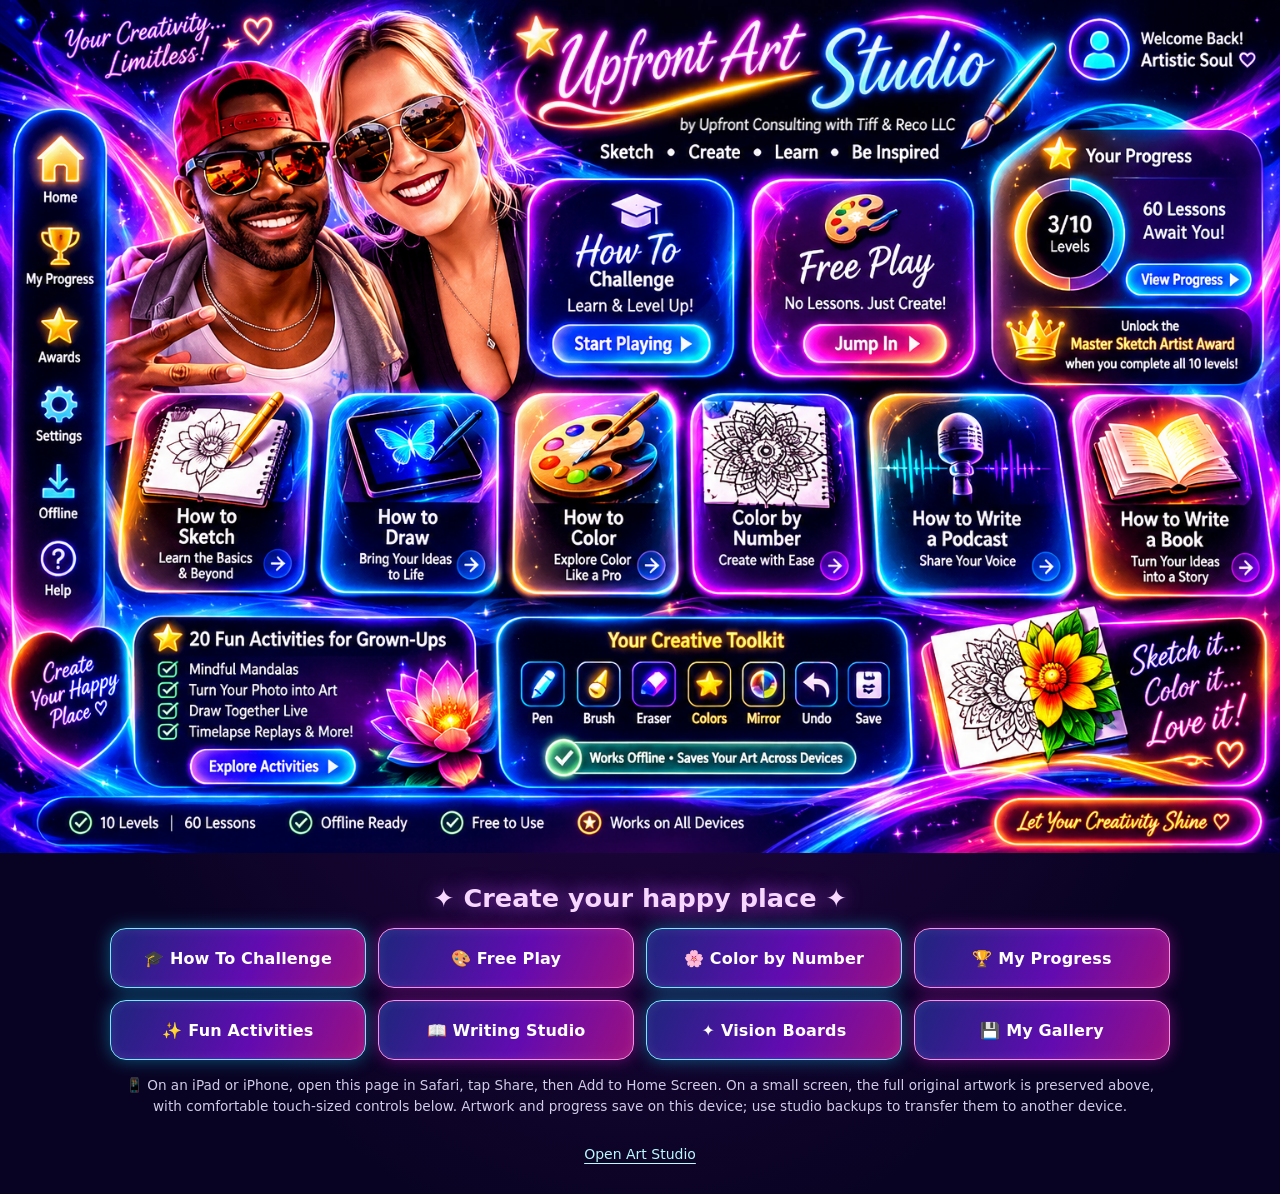
<file: index.html>
<!doctype html>
<html lang="en"><head>
<meta charset="utf-8"><meta name="viewport" content="width=device-width,initial-scale=1,viewport-fit=cover">
<meta name="theme-color" content="#0d0031">
<meta name="description" content="Upfront Art Studio. Sketch, create, learn and be inspired.">
<meta name="apple-mobile-web-app-capable" content="yes"><meta name="apple-mobile-web-app-title" content="Upfront Art Studio">
<link rel="manifest" href="/manifest.webmanifest"><link rel="apple-touch-icon" href="/icon-192.png">
<link rel="preload" as="image" href="/assets/luminary-approved-reference.png">
<title>Upfront Art Studio</title>
<style>
:root{font-family:Inter,system-ui,-apple-system,"Segoe UI",sans-serif;color-scheme:dark}
*{box-sizing:border-box}
html{background:#0c0030;scroll-behavior:smooth}
body{margin:0;color:#fff;background:radial-gradient(ellipse at 50% 3%,#39085a,#090323 75%);min-height:100dvh}
a{color:inherit}
.art{width:100%;max-width:1920px;margin:0 auto;position:relative;overflow:hidden;line-height:0;isolation:isolate}
.art img{width:100%;height:auto;display:block}
.art .art-header{position:absolute;top:0;left:38.8671875%;width:40.625%;pointer-events:none;-webkit-mask-image:linear-gradient(to bottom,#000 88%,transparent);mask-image:linear-gradient(to bottom,#000 88%,transparent)}
.hotspot{display:block;position:absolute;z-index:1;overflow:hidden;border-radius:14px;text-indent:-9999px;white-space:nowrap;outline-offset:-3px}
.hotspot:focus-visible{outline:4px solid #fff;box-shadow:0 0 0 7px #ff28f5}
@media(hover:hover){.hotspot:hover{background:#ffffff25;box-shadow:inset 0 0 18px #ffffff66}}
.howto{left:41%;top:21%;width:16.5%;height:23%}.freeplay{left:59%;top:21%;width:17.5%;height:23%}
.progress{left:77.3%;top:15%;width:21%;height:21%}.award{left:77.8%;top:36%;width:20.3%;height:10%}
.sketch{left:9.2%;top:46%;width:15.5%;height:24%}.draw{left:25%;top:46%;width:14%;height:24%}.color{left:40%;top:46%;width:13.3%;height:24%}.number{left:54%;top:46%;width:13%;height:24%}
.podcast{left:67.7%;top:46%;width:15%;height:24%}.book{left:83.3%;top:46%;width:15.5%;height:24%}
.activities{left:10.4%;top:72.5%;width:27%;height:20%}.toolkit{left:39%;top:72%;width:31%;height:21%}
.home{left:1%;top:13%;width:7.5%;height:12%}.sideprogress{left:1%;top:25%;width:7.5%;height:10%}.sideawards{left:1%;top:35.5%;width:7.5%;height:10%}
.offline{left:1%;top:52%;width:7.5%;height:10%}.help{left:1%;top:62%;width:7.5%;height:9%}
.actions{width:min(1120px,100%);margin:0 auto;padding:clamp(15px,3vw,30px);display:grid;gap:15px}
.heading{margin:0;font-size:clamp(1.1rem,2.8vw,1.6rem);text-align:center;color:#f7d7ff;text-shadow:0 0 20px #c149ff}
.buttons{display:grid;grid-template-columns:repeat(4,minmax(0,1fr));gap:12px}
.button{min-height:60px;display:flex;align-items:center;justify-content:center;text-align:center;text-decoration:none;font-weight:800;letter-spacing:.01em;padding:12px;border:1px solid #77eaff;border-radius:16px;background:linear-gradient(115deg,#1d267d,#620bb1 56%,#9d117f);box-shadow:0 0 18px #12d5ff66,inset 0 0 12px #ffffff18}
.button:nth-child(2n){border-color:#ff8ce7;box-shadow:0 0 16px #ee21e360,inset 0 0 12px #ffffff18}
.button:focus-visible{outline:3px solid #fff;outline-offset:4px}
.note{font-size:.85rem;color:#d1cce7;text-align:center;line-height:1.5;margin:0}
footer{display:flex;gap:12px;justify-content:center;flex-wrap:wrap;padding:0 16px 32px;font-size:.875rem}
footer a{color:#b8faff;text-underline-offset:4px}
@media(max-width:760px){.buttons{grid-template-columns:repeat(2,minmax(0,1fr))}.button{min-height:64px}.actions{padding:18px 12px}.art > img:first-child{width:100%}}
@media(max-width:380px){.buttons{gap:8px}.button{font-size:.87rem;padding:8px}}
@media(prefers-reduced-motion:reduce){html{scroll-behavior:auto}}
</style></head><body>
<main>
<section class="art" aria-label="Upfront Art Studio neon creative home. Features the approved design with the founders, game modes, levels and six activities.">
<img src="/assets/luminary-approved-reference.png" width="1536" height="1024" alt="Upfront Art Studio colorful neon fantasy landing page featuring the founders, How To Challenge, Free Play, progress toward the Master Sketch Artist Award and six creative activities." fetchpriority="high">
<img class="art-header" src="/assets/upfront-art-studio-header.webp" width="624" height="162" alt="" fetchpriority="high">
<a class="hotspot home" href="#quick-actions" aria-label="Home, jump to accessible studio actions">Home</a>
<a class="hotspot sideprogress" href="/studio/?view=learn" aria-label="My Progress">My Progress</a>
<a class="hotspot sideawards" href="/studio/?view=learn" aria-label="Awards">Awards</a>
<a class="hotspot offline" href="/studio/" aria-label="Offline studio">Offline studio</a>
<a class="hotspot help" href="#install" aria-label="Help and iPad install instructions">Help</a>
<a class="hotspot howto" href="/studio/?view=learn" aria-label="How To Challenge, start learning">How To Challenge</a>
<a class="hotspot freeplay" href="/studio/?view=studio" aria-label="Free Play, jump in">Free Play</a>
<a class="hotspot progress" href="/studio/?view=learn" aria-label="View progress">View Progress</a>
<a class="hotspot award" href="/studio/?view=learn" aria-label="Master Sketch Artist Award">Master Sketch Artist Award</a>
<a class="hotspot sketch" href="/studio/?view=learn" aria-label="How to Sketch">How to Sketch</a>
<a class="hotspot draw" href="/studio/?view=studio" aria-label="How to Draw">How to Draw</a>
<a class="hotspot color" href="/studio/?view=color" aria-label="How to Color">How to Color</a>
<a class="hotspot number" href="/studio/?view=color" aria-label="Color by Number">Color by Number</a>
<a class="hotspot podcast" href="/studio/?view=write" aria-label="How to Write a Podcast">How to Write a Podcast</a>
<a class="hotspot book" href="/studio/?view=write" aria-label="How to Write a Book">How to Write a Book</a>
<a class="hotspot activities" href="/studio/?view=activities" aria-label="Explore grown-up activities">Activities</a>
<a class="hotspot toolkit" href="/studio/?view=studio" aria-label="Open your creative toolkit">Creative Toolkit</a>
</section>
<section class="actions" id="quick-actions" aria-label="Easy-to-tap creative activities">
<h1 class="heading">✦ Create your happy place ✦</h1>
<div class="buttons">
<a class="button" href="/studio/?view=learn">🎓 How To Challenge</a>
<a class="button" href="/studio/?view=studio">🎨 Free Play</a>
<a class="button" href="/studio/?view=color">🌸 Color by Number</a>
<a class="button" href="/studio/?view=learn">🏆 My Progress</a>
<a class="button" href="/studio/?view=activities">✨ Fun Activities</a>
<a class="button" href="/studio/?view=write">📖 Writing Studio</a>
<a class="button" href="/studio/?view=vision">✦ Vision Boards</a>
<a class="button" href="/studio/?view=gallery">💾 My Gallery</a>
</div>
<p class="note" id="install">📱 On an iPad or iPhone, open this page in Safari, tap Share, then Add to Home Screen. On a small screen, the full original artwork is preserved above, with comfortable touch-sized controls below. Artwork and progress save on this device; use studio backups to transfer them to another device.</p>
</section>
</main>
<footer><a href="/studio/">Open Art Studio</a></footer>
</body></html>
</file>
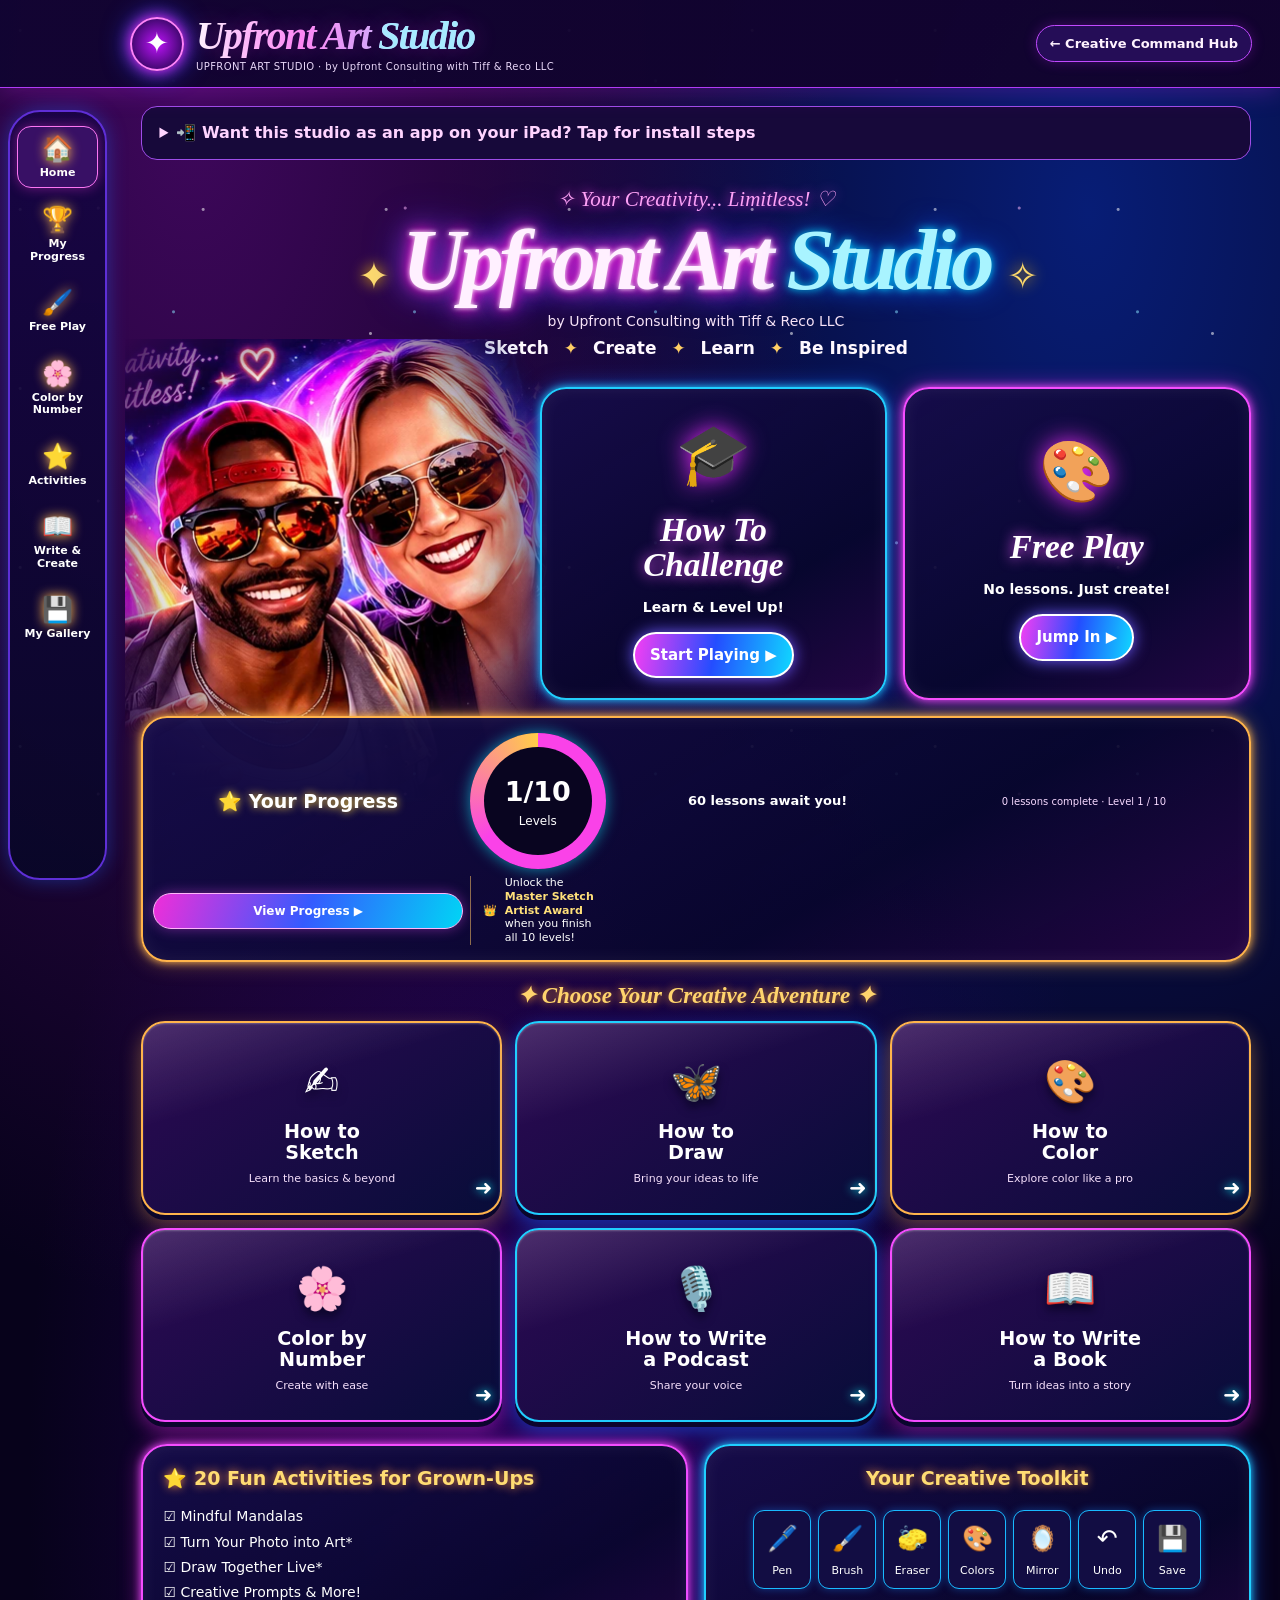
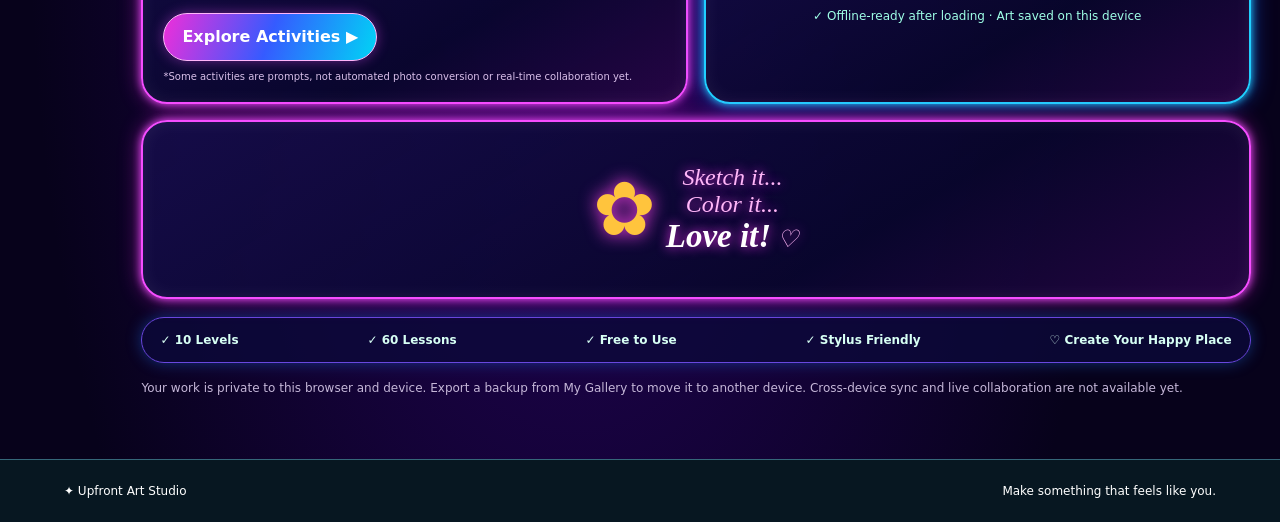
<file: studio/index.html>
<!doctype html>
<html lang="en">
<head>
<meta charset="utf-8">
<meta name="viewport" content="width=device-width,initial-scale=1,viewport-fit=cover">
<meta name="theme-color" content="#09031d">
<meta name="description" content="Upfront Art Studio. Neon creative learning, stylus drawing, coloring and writing.">
<link rel="manifest" href="manifest.webmanifest">
<link rel="apple-touch-icon" href="icon-192.png">
<meta name="apple-mobile-web-app-capable" content="yes">
<meta name="apple-mobile-web-app-title" content="Upfront Art Studio">
<link rel="stylesheet" href="styles.css">
<title>Upfront Art Studio</title>
</head>
<body>
<header class="topbar">
  <div class="brandmark" aria-hidden="true">✦</div>
  <div><div class="brand">Upfront Art <span>Studio</span></div><div class="byline">UPFRONT ART STUDIO · by Upfront Consulting with Tiff &amp; Reco LLC</div></div>
  <a class="hub-return" href="../command-hub.html">← Creative Command Hub</a><button id="installBtn" class="quiet" hidden>Install app</button>
</header>
<main>
  <details class="install-guide" id="installHelp">
    <summary>📲 Want this studio as an app on your iPad? Tap for install steps</summary>
    <ol><li>Open this Studio page in <strong>Safari</strong> on your iPad (not inside a ZIP, Files, or another app's preview).</li>
    <li>Tap Safari's <strong>Share</strong> icon, choose <strong>Add to Home Screen</strong>, and tap <strong>Add</strong>.</li>
    <li>Open <strong>Upfront Art Studio</strong> from your Home Screen. Use your finger or Apple Pencil in <strong>Free Play</strong>.</li></ol>
    <p>Installation is free. Your art and lessons are saved locally on the iPad. In <strong>My Gallery</strong>, choose <strong>Export studio backup</strong> before changing devices or clearing browser data. Pencil pressure varies by device and Safari version.</p>
  </details>
  <nav class="tabs" aria-label="Studio navigation">
    <button class="tab active" data-view="home"><span aria-hidden="true">🏠</span> Home</button>
    <button class="tab" data-view="learn"><span aria-hidden="true">🏆</span> My Progress</button>
    <button class="tab" data-view="studio"><span aria-hidden="true">🖌️</span> Free Play</button>
    <button class="tab" data-view="color"><span aria-hidden="true">🌸</span> Color by Number</button>
    <button class="tab" data-view="activities"><span aria-hidden="true">⭐</span> Activities</button>
    <button class="tab" data-view="write"><span aria-hidden="true">📖</span> Write &amp; Create</button>
    <button class="tab" data-view="gallery"><span aria-hidden="true">💾</span> My Gallery</button>
  </nav>

  <section id="home" class="view active">
    <div class="dream-heading">
      <div class="dream-slogan">✧ Your Creativity... Limitless! ♡</div>
      <div class="dream-title"><span class="dream-star">✦</span> Upfront Art <em>Studio</em> <span class="dream-star">✧</span></div>
      <p>by Upfront Consulting with Tiff &amp; Reco LLC</p>
      <div class="dream-tagline">Sketch <span>✦</span> Create <span>✦</span> Learn <span>✦</span> Be Inspired</div>
    </div>
    <div class="dream-stage">
      <img class="dream-portrait" src="luminary-portrait.webp" width="477" height="464" alt="Illustrated portrait of Tiff and Reco">
      <button class="dream-choice neon-frame blue-frame" data-view="learn"><span class="choice-emoji" aria-hidden="true">🎓</span><strong>How To<br>Challenge</strong><span>Learn &amp; Level Up!</span><span class="choice-cta">Start Playing ▶</span></button>
      <button class="dream-choice neon-frame pink-frame" data-view="studio"><span class="choice-emoji" aria-hidden="true">🎨</span><strong>Free Play</strong><span>No lessons. Just create!</span><span class="choice-cta">Jump In ▶</span></button>
      <div class="dream-progress neon-frame gold-frame"><div class="progress-heading">⭐ Your Progress</div><div class="progress-ring" id="ringProgress" style="--progress:0"><div><b id="homeProgressLabel">1/10</b><small>Levels</small></div></div><p><strong id="homeLessonsRemaining">60 lessons await you!</strong></p><div class="progress-micro"><span id="progressCount">0</span> lessons complete · Level <span id="levelCount">1 / 10</span></div><button class="primary" data-view="learn">View Progress ▶</button><div class="award-teaser">👑 <span>Unlock the <strong>Master Sketch Artist Award</strong><br>when you finish all 10 levels!</span></div></div>
    </div>
    <div class="dream-section-title">✦ Choose Your Creative Adventure ✦</div>
    <div class="widget-grid" aria-label="Six creative activities">
      <button class="widget neon-frame gold-frame" data-widget="sketch"><span>✍️</span><b>How to<br>Sketch</b><small>Learn the basics &amp; beyond</small><i>➜</i></button>
      <button class="widget neon-frame blue-frame" data-widget="draw"><span>🦋</span><b>How to<br>Draw</b><small>Bring your ideas to life</small><i>➜</i></button>
      <button class="widget neon-frame gold-frame" data-widget="paint"><span>🎨</span><b>How to<br>Color</b><small>Explore color like a pro</small><i>➜</i></button>
      <button class="widget neon-frame pink-frame" data-view="color"><span>🌸</span><b>Color by<br>Number</b><small>Create with ease</small><i>➜</i></button>
      <button class="widget neon-frame blue-frame" data-widget="podcast"><span>🎙️</span><b>How to Write<br>a Podcast</b><small>Share your voice</small><i>➜</i></button>
      <button class="widget neon-frame pink-frame" data-widget="book"><span>📖</span><b>How to Write<br>a Book</b><small>Turn ideas into a story</small><i>➜</i></button>
    </div>
    <div class="dream-lower">
      <div class="dream-activity neon-frame pink-frame"><h3>⭐ 20 Fun Activities for Grown-Ups</h3><p>☑ Mindful Mandalas<br>☑ Turn Your Photo into Art*<br>☑ Draw Together Live*<br>☑ Creative Prompts &amp; More!</p><button class="primary" data-view="activities">Explore Activities ▶</button><small>*Some activities are prompts, not automated photo conversion or real-time collaboration yet.</small></div>
      <div class="dream-toolkit neon-frame blue-frame"><h3>Your Creative Toolkit</h3><div class="tool-shortcuts"><button data-tool="pen"><span>🖊️</span>Pen</button><button data-tool="brush"><span>🖌️</span>Brush</button><button data-tool="eraser"><span>🧽</span>Eraser</button><button data-tool="colors"><span>🎨</span>Colors</button><button data-tool="mirror"><span>🪞</span>Mirror</button><button data-tool="undo"><span>↶</span>Undo</button><button data-tool="save"><span>💾</span>Save</button></div><p>✓ Offline-ready after loading · Art saved on this device</p></div>
      <div class="dream-inspiration neon-frame pink-frame"><div>✿</div><p>Sketch it...<br>Color it...<br><strong>Love it!</strong> ♡</p></div>
    </div>
    <div class="dream-bottom"><span>✓ 10 Levels</span><span>✓ 60 Lessons</span><span>✓ Free to Use</span><span>✓ Stylus Friendly</span><span>♡ Create Your Happy Place</span></div>
    <p class="note">Your work is private to this browser and device. Export a backup from My Gallery to move it to another device. Cross-device sync and live collaboration are not available yet.</p>
  </section>

  <section id="learn" class="view">
    <div class="eyebrow">HOW TO CHALLENGE</div><h2>60 original lessons. One masterpiece.</h2>
    <p class="muted">Choose a lesson with its own objective, exercise and completion check. Practice on the canvas and track your progress at your own pace.</p>
    <div id="levels" class="levels"></div>
    <section class="award-status" aria-labelledby="awardTitle">
      <h3 id="awardTitle">Master Sketch Artist Award</h3>
      <p id="awardProgress" role="status"></p>
      <button class="secondary" id="openAward" type="button" hidden>View your award</button>
    </section>
    <div id="lessonPanel" class="lesson-panel">
      <div class="eyebrow">YOUR FIRST LESSON</div><h3>Confident Lines · Lesson 1</h3>
      <p>Draw five slow, steady lines. Try changing the length and direction. Notice how your hand feels when you relax your grip.</p>
      <button class="primary" id="completeLesson">Mark lesson complete</button>
    </div>
  </section>

  <section id="studio" class="view">
    <div class="section-head"><div><div class="eyebrow">FREE PLAY</div><h2>Your canvas, your rules</h2></div><span class="pill">No scores</span></div>
    <div class="toolbar">
      <label>Color <input id="ink" type="color" value="#28223d"></label>
      <label>Size <input id="size" type="range" min="1" max="28" value="5"></label>
      <label class="check"><input id="mirror" type="checkbox"> Mirror drawing</label>
      <label>Brush <select id="brushStyle"><option value="round">Classic</option><option value="glow">Neon glow</option><option value="marker">Marker</option></select></label>
      <button id="rainbow" class="secondary">Surprise color ✨</button>
      <button id="eraser" class="secondary">Eraser</button>
      <button id="undo" class="secondary">Undo</button>
      <button id="clear" class="secondary">Clear</button>
      <button id="save" class="primary">Save to Gallery</button><button id="exportArt" class="secondary">Export PNG</button>
    </div>
    <div class="creative-guides">
      <label for="guideSelect">Practice guide</label>
      <select id="guideSelect"><option value="none">Blank canvas</option><option value="lines">Confident lines</option><option value="shapes">Shapes &amp; forms</option><option value="flower">Botanical flower</option><option value="face">Face proportions</option><option value="perspective">One-point perspective</option></select>
      <label class="check"><input type="checkbox" id="showGuide" checked> Show guide</label>
      <button id="downloadWithGuide" class="secondary">Export with guide</button>
    </div>
    <p id="guideHint" class="note">Choose a guide to practice tracing or sketching beside the reference. Guides are not included in your saved artwork.</p>
    <p id="draftStatus" class="note" aria-live="polite">Your canvas draft saves automatically on this device.</p><div class="canvas-wrap"><canvas id="guideCanvas" aria-hidden="true"></canvas><canvas id="drawCanvas" aria-label="Drawing canvas"></canvas></div>
    <p class="note">Use a finger, mouse, or stylus. Pressure-sensitive thickness works on supported styluses and browsers; otherwise the selected brush size is used.</p>
    <div id="savedGallery" class="gallery"></div>
  </section>

  <section id="color" class="view">
    <div class="eyebrow">COLOR BY NUMBER</div><h2>A little color, a little calm.</h2>
    <p class="muted">Choose a number, then tap a matching region in the picture.</p>
    <div class="color-designs" role="group" aria-label="Choose coloring picture">
      <button type="button" class="secondary color-design selected" data-design="flower">✿ Bloom</button>
      <button type="button" class="secondary color-design" data-design="star">✦ Starburst</button>
      <button type="button" class="secondary color-design" data-design="gem">◇ Crystal</button>
    </div><div class="palette" id="palette"></div>
    <div class="color-art" id="colorArt" aria-label="Color by number picture">
      <button class="region r1" data-number="1" aria-label="Region 1"></button>
      <button class="region r2" data-number="2" aria-label="Region 2"></button>
      <button class="region r3" data-number="3" aria-label="Region 3"></button>
      <button class="region r4" data-number="4" aria-label="Region 4"></button>
      <button class="region r5" data-number="5" aria-label="Region 5"></button>
      <button class="region r6" data-number="6" aria-label="Region 6"></button>
      <div class="art-center">✿</div>
    </div>
    <p id="colorMessage" class="note" aria-live="polite">Select a color number to begin.</p>
    <button id="resetColor" class="secondary">Reset picture</button>
  </section>

  <section id="activities" class="view">
    <div class="eyebrow">CREATIVE PLAY FOR GROWN-UPS</div><h2>Pick a prompt. Follow the fun.</h2>
    <div id="activityGrid" class="activity-grid"></div>
    <div class="prompt-box"><div class="eyebrow">YOUR RANDOM PROMPT</div><p id="randomPrompt">Draw a place where you feel completely at ease.</p><button id="newPrompt" class="secondary">Give me another prompt</button></div>
  </section>

  <section id="write" class="view">
    <div class="eyebrow">STORY LAB</div><h2>Words have their own magic.</h2><p class="muted">Create a podcast episode or begin your next book. Drafts save automatically in this browser.</p>
    <div class="writing-layout"><div class="writing-sidebar"><label for="writingMode">Creative path</label><select id="writingMode"><option value="podcast">🎙 Podcast studio</option><option value="book">📖 Book studio</option></select><div id="writingGuide" class="writing-guide"></div><button id="insertTemplate" class="secondary">Insert starter outline</button><button id="downloadWriting" class="secondary">Export .txt</button></div><div class="writing-editor"><label for="writingTitle">Project title</label><input id="writingTitle" placeholder="Give your idea a name"><label for="writingText">Your creative draft</label><textarea id="writingText" rows="17" placeholder="Every great story starts somewhere..."></textarea><p id="writingStatus" class="note" aria-live="polite">Your writing stays on this device.</p></div></div>
  </section>
  <section id="gallery" class="view"><div class="eyebrow">MY ART GALLERY</div><h2>Your imagination, on display.</h2><p class="muted">Your saved sketches and drawings live here on this device. Select an image to export it.</p><div id="galleryGrid" class="gallery gallery-large"></div>
    <div class="studio-backup"><h3>Keep your creativity safe</h3><p class="muted">Back up your lessons, saved art, writing, and coloring. Your data is private to this browser until you export it.</p>
      <button id="exportStudioBackup" class="secondary" type="button">Export studio backup</button>
      <label class="secondary backup-label" for="importStudioBackup">Import studio backup</label><input id="importStudioBackup" type="file" accept="application/json,.json" hidden>
    </div><p id="galleryEmpty" class="note">No saved art yet. Create something in Free Play and choose “Save to Gallery.”</p></section>
  <div id="toast" class="toast" role="status" aria-live="polite"></div>
</main>
<footer><span>✦ Upfront Art Studio</span><span>Make something that feels like you.</span></footer>
<dialog id="awardCeremony" class="award-ceremony" aria-labelledby="ceremonyTitle">
  <div class="ceremony-stage" id="ceremonyStage">
    <form method="dialog"><button class="award-close" aria-label="Close award" autofocus>×</button></form>
    <div class="award-medal" aria-hidden="true">✦</div>
    <p class="award-kicker">10 levels · 60 lessons</p>
    <h2 id="ceremonyTitle">Master Sketch Artist Award</h2>
    <p class="award-message">From your first confident line to your final masterpiece, every mark was yours. Take a moment to celebrate the artist you’ve become.</p>
    <button class="primary" id="revealCertificate" type="button">Reveal your certificate</button>
    <p class="award-note">Earned by you. Free to keep.</p>
  </div>
  <div class="certificate-stage" id="certificateStage" hidden>
    <article id="awardCertificate" class="award-certificate">
      <p class="award-kicker">Upfront Art Studio</p>
      <div class="certificate-seal" aria-hidden="true">✦</div>
      <p>Certificate of Creative Achievement</p>
      <h2 id="certificateTitle" tabindex="-1">Master Sketch Artist Award</h2>
      <p>Presented to</p>
      <p class="certificate-recipient" id="certificateRecipient">Master Sketch Artist</p>
      <p>For completing all 10 levels and 60 lessons in the How To Challenge.</p>
    </article>
    <div class="certificate-controls">
      <label for="certificateName">Name on your certificate (optional)</label>
      <input id="certificateName" type="text" autocomplete="name" maxlength="80">
      <div class="certificate-actions">
        <button class="primary" id="printCertificate" type="button">Print or save as PDF</button>
        <form method="dialog"><button class="secondary">Done</button></form>
      </div>
    </div>
  </div>
</dialog>
<script src="app.js"></script>
</body>
</html>
</file>
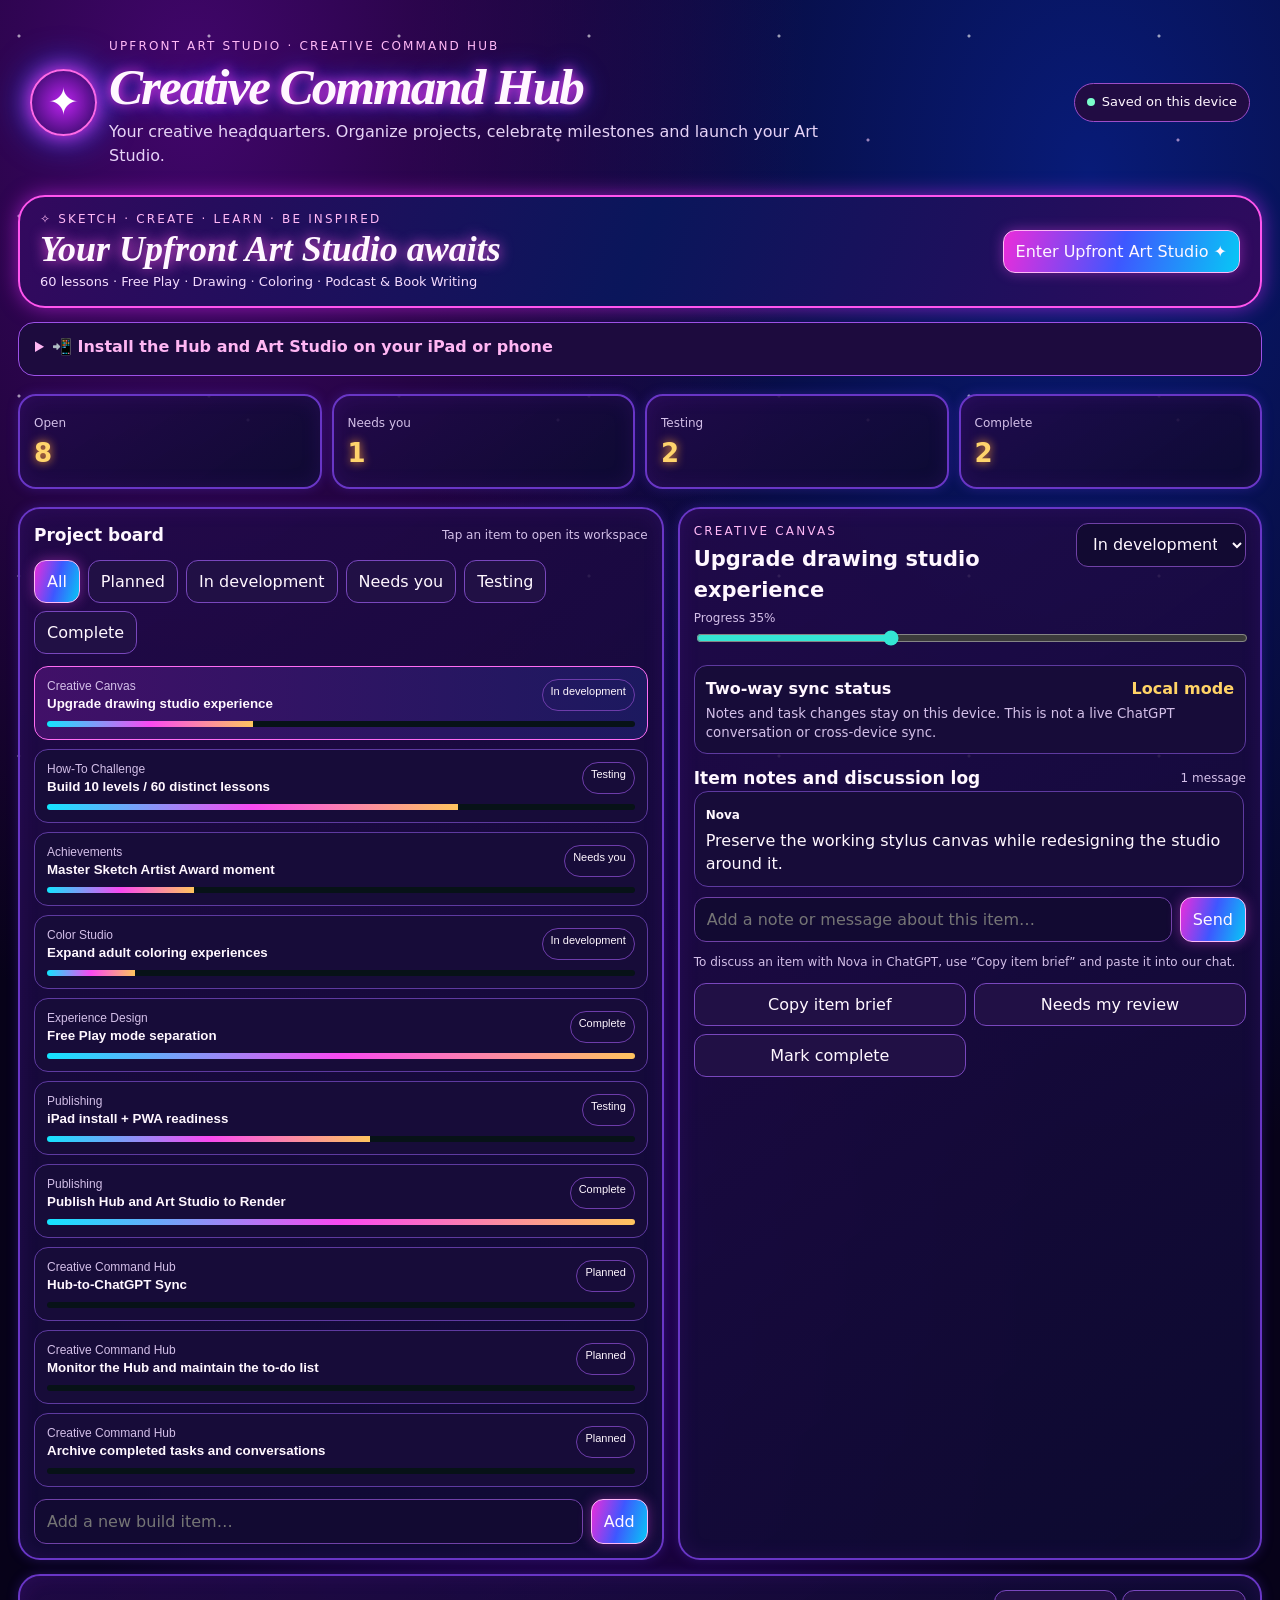
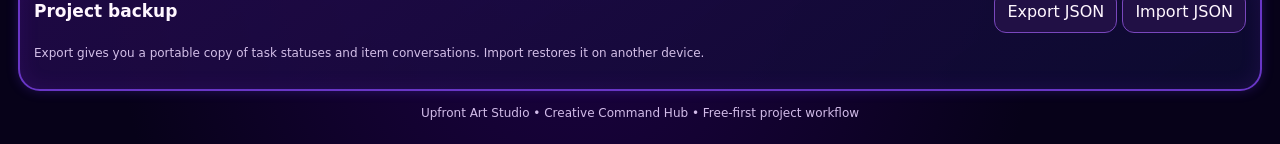
<file: command-hub.html>
<!doctype html>
<html lang="en">
<head>
<meta charset="utf-8" />
<meta name="viewport" content="width=device-width,initial-scale=1,viewport-fit=cover" />
<meta name="theme-color" content="#09031d" />
<title>Creative Command Hub | Upfront Art Studio</title>
<link rel="manifest" href="hub.webmanifest" />
<style>
:root{--bg:#061014;--panel:#0c1a21;--panel2:#10232d;--line:#21404d;--text:#f5fbff;--muted:#9eb8c3;--teal:#34e6d4;--violet:#9d6cff;--silver:#cad6dc;--good:#59d98e;--warn:#ffcc66;--bad:#ff7f91}
*{box-sizing:border-box}body{margin:0;background:radial-gradient(circle at 10% 0%,#123342 0,transparent 34%),radial-gradient(circle at 90% 8%,#271748 0,transparent 32%),var(--bg);color:var(--text);font:16px/1.45 Inter,ui-sans-serif,system-ui,-apple-system,BlinkMacSystemFont,"Segoe UI",sans-serif;min-height:100vh}.wrap{max-width:1220px;margin:auto;padding:18px}.top{display:flex;gap:14px;justify-content:space-between;align-items:flex-start;flex-wrap:wrap}.brand{display:flex;gap:12px;align-items:center}.mark{width:50px;height:50px;border:1px solid #63e9dc66;border-radius:16px;background:linear-gradient(135deg,#24d9c844,#9b6dff55),#0a1a21;display:grid;place-items:center;font-weight:900;color:var(--teal);box-shadow:inset 0 0 30px #3be3d622}.eyebrow{font-size:12px;letter-spacing:.18em;text-transform:uppercase;color:var(--muted)}h1{font-size:clamp(22px,4vw,34px);margin:2px 0 0}.sub{color:var(--muted);margin:4px 0 0;max-width:720px}.pill{border:1px solid var(--line);background:#0b1b22cc;border-radius:999px;padding:9px 12px;font-size:13px}.dot{width:8px;height:8px;border-radius:99px;background:var(--good);display:inline-block;margin-right:7px}.stats{display:grid;grid-template-columns:repeat(4,minmax(0,1fr));gap:10px;margin:18px 0}.stat,.card{background:linear-gradient(180deg,#10232ddd,#0a171ddd);border:1px solid var(--line);border-radius:18px}.stat{padding:14px}.stat b{display:block;font-size:26px;margin-top:2px}.stat span{color:var(--muted);font-size:12px}.layout{display:grid;grid-template-columns:minmax(0,1.05fr) minmax(320px,.95fr);gap:14px}.card{padding:14px;min-width:0}.sectionhead{display:flex;gap:10px;align-items:center;justify-content:space-between;flex-wrap:wrap}.sectionhead h2,.sectionhead h3{margin:0;font-size:17px}.filters{display:flex;flex-wrap:wrap;gap:8px;margin:12px 0}.btn,.filter,select,input,textarea{font:inherit}.btn,.filter{min-height:42px;border-radius:12px;border:1px solid var(--line);background:#0d2028;color:var(--text);padding:9px 12px;cursor:pointer}.btn.primary,.filter.active{background:linear-gradient(135deg,#1f746e,#5e3ea7);border-color:#5bd8cd66}.btn:focus,.filter:focus,input:focus,select:focus,textarea:focus{outline:2px solid var(--teal);outline-offset:2px}.tasklist{display:grid;gap:9px}.task{width:100%;text-align:left;border:1px solid var(--line);background:#0b1b22;border-radius:14px;padding:12px;color:var(--text);cursor:pointer}.task.sel{border-color:#58ddd1;background:linear-gradient(90deg,#163b3d,#1a1d35)}.tasktop{display:flex;justify-content:space-between;gap:10px}.tasktitle{font-weight:700}.meta{font-size:12px;color:var(--muted);margin-bottom:3px}.tag{font-size:11px;border:1px solid var(--line);border-radius:999px;padding:5px 8px;white-space:nowrap}.pbar{height:6px;background:#071217;border-radius:99px;overflow:hidden;margin-top:10px}.pbar i{display:block;height:100%;background:linear-gradient(90deg,var(--teal),var(--violet))}.newrow{display:flex;gap:8px;margin-top:12px}.field,select,textarea{width:100%;min-height:44px;border-radius:12px;border:1px solid var(--line);background:#09171d;color:var(--text);padding:10px 12px}.detailtop{display:flex;justify-content:space-between;gap:10px;align-items:flex-start}.detailtop select{width:auto;min-width:170px}.syncbox{margin:12px 0;padding:11px;border-radius:13px;background:#0a1a21;border:1px solid var(--line)}.syncbox strong{display:flex;align-items:center;justify-content:space-between;gap:8px}.syncbox small{display:block;color:var(--muted);margin-top:4px}.chat{display:grid;gap:8px;max-height:380px;overflow:auto;padding-right:2px}.msg{border:1px solid var(--line);background:#0d2028;border-radius:14px;padding:10px 11px}.msg.you{background:#15223a;border-color:#5c4e91}.msg b{font-size:12px}.msg p{margin:4px 0 0;white-space:pre-wrap}.chatrow{display:flex;gap:8px;margin-top:10px}.chatrow input{min-width:0}.tools{display:grid;grid-template-columns:1fr 1fr;gap:8px;margin-top:12px}.small{font-size:12px;color:var(--muted)}.launchbar{display:flex;justify-content:space-between;align-items:center;gap:16px;flex-wrap:wrap;margin-top:18px;padding:17px 20px;border:1px solid #3e8b8d;border-radius:18px;background:linear-gradient(105deg,#103c45,#252653)}.launchbar b,.launchbar span{display:block}.launchbar span{font-size:13px;color:#bdd9df;margin-top:3px}.launchlink{text-decoration:none;display:inline-flex;align-items:center}.footer{margin:14px 0 4px;color:var(--muted);font-size:12px;text-align:center}.hidden{display:none!important}
@media(max-width:820px){.layout{grid-template-columns:1fr}.stats{grid-template-columns:1fr 1fr}.detailtop{flex-direction:column}.detailtop select{width:100%}}@media(max-width:480px){.wrap{padding:12px}.stats{gap:8px}.stat{padding:11px}.stat b{font-size:22px}.newrow,.chatrow{flex-direction:column}.tools{grid-template-columns:1fr}.tasktop{align-items:flex-start}.tag{white-space:normal}}

.install-guide{margin:14px 0;border:1px solid #326f79;background:#0b222d;border-radius:16px;padding:12px 16px;color:var(--text)}
.install-guide summary{cursor:pointer;font-weight:750;color:#8ff5e8;min-height:28px}
.install-guide ol{margin:12px 0;padding-left:23px}.install-guide li{margin:7px 0}.install-guide p{margin:9px 0 2px;color:var(--muted);font-size:13px}
.install-guide a{color:#b3eaff}
/* v8 approved Upfront Art Studio neon companion theme */
:root{--bg:#08021d;--panel:#180a39;--panel2:#270b52;--line:#6d3caa;--text:#fff7ff;--muted:#d3bfe8;--teal:#17dfff;--violet:#f04afa;--silver:#f8dafa;--good:#71f9cc;--warn:#ffd366;--bad:#ff7fba}
body{background:radial-gradient(ellipse at 15% 5%,#41066b 0,transparent 40%),radial-gradient(ellipse at 85% 10%,#081b78 0,transparent 45%),radial-gradient(ellipse at 45% 75%,#22024f 0,transparent 50%),#070219;color:var(--text)}
body:before{content:"";position:fixed;inset:0;z-index:-1;pointer-events:none;opacity:.6;background-image:radial-gradient(circle at 10% 20%,#fff 1px,transparent 2px),radial-gradient(circle at 80% 50%,#ffd1ff 1px,transparent 2px);background-size:190px 180px,310px 280px}
.wrap{max-width:1500px}.top{padding:20px 12px 8px;align-items:center}.mark{width:67px;height:67px;border-radius:50%;font-size:38px;background:radial-gradient(circle,#bb23ee,#230656);border:2px solid #ff69e8;color:#fff;box-shadow:0 0 20px #f32de9,0 0 38px #245aff}.eyebrow{color:#ffb9f6}.top h1{font:italic 700 clamp(27px,4vw,53px) Georgia,serif;letter-spacing:-.04em;text-shadow:0 0 12px #ff36e7,0 0 24px #2b49ff}.top h1 em{color:#9beaff}.sub{color:#e6d3f7}
.stat,.card{background:linear-gradient(145deg,#230a4bdb,#0d0b31ed);border:2px solid #6936c6;box-shadow:inset 0 0 20px #8b2be520,0 0 12px #6738f044}.stat b{color:#ffd46c;text-shadow:0 0 10px #f49835}.card{border-radius:22px}
.launchbar{margin-top:20px;border:2px solid #ff55ee;border-radius:27px;box-shadow:0 0 20px #e62aff88;background:linear-gradient(110deg,#33095e,#0a165b,#300a5e);padding:14px 20px;justify-content:flex-start}.launchbar b{font:italic 700 clamp(23px,3vw,36px) Georgia,serif;text-shadow:0 0 14px #ff59e7}.launchbar span{color:#f4dbff}.hub-hero-art{width:145px;height:116px;flex:0 0 145px;overflow:hidden;border-radius:17px;border:2px solid #39dcff;box-shadow:0 0 15px #2eafff}.hub-hero-art img{width:100%;height:100%;object-fit:cover;object-position:center 25%}.launchlink{margin-left:auto}
.btn.primary,.filter.active{background:linear-gradient(105deg,#ec2cda,#3e57ff,#07c8f5);border-color:#ffb8f7;box-shadow:0 0 13px #ed48ef66}.btn,.filter{background:#211045;border-color:#7947bd}.task,.msg,.syncbox{background:#170c39;border-color:#5e3aa0}.task.sel{background:linear-gradient(90deg,#411068,#1c195f);border-color:#ff6df4}.pbar i{background:linear-gradient(90deg,#13e4ff,#f949f1,#ffc45e)}.field,select,textarea{background:#120a32;border-color:#7041a7}.msg.you{background:#351054;border-color:#a95dd6}.install-guide{background:#1d0b3e;border-color:#9d51e7}.install-guide summary{color:#ffb6f3}.install-guide a{color:#9ceeff}.pill{background:#210c43;border-color:#9d4dc8}.dot{background:#7bffcc}.footer{color:#d2bce9}
@media(max-width:720px){.launchbar{justify-content:center;text-align:center}.launchlink{margin-left:0}.hub-hero-art{width:100%;max-width:240px;height:140px;flex-basis:240px}}
</style>
</head>
<body>
<div class="wrap">
  <header class="top">
    <div class="brand"><div class="mark">✦</div><div><div class="eyebrow">Upfront Art Studio · Creative Command Hub</div><h1>Creative Command Hub</h1><p class="sub">Your creative headquarters. Organize projects, celebrate milestones and launch your Art Studio.</p></div></div>
    <div class="pill"><span class="dot"></span><span id="saveState">Saved on this device</span></div>
  </header>
  <div class="launchbar"><div><div class="eyebrow">✧ Sketch · Create · Learn · Be Inspired</div><b>Your Upfront Art Studio awaits</b><span>60 lessons · Free Play · Drawing · Coloring · Podcast &amp; Book Writing</span></div><a href="./studio/" class="btn primary launchlink">Enter Upfront Art Studio ✦</a></div>
  <details class="install-guide" id="installHelp">
    <summary>📲 Install the Hub and Art Studio on your iPad or phone</summary>
    <ol><li>On an iPad or iPhone, open this website directly in <strong>Safari</strong>. If you are inside ChatGPT, choose <strong>Open in Safari</strong> first.</li>
    <li>Tap the <strong>Share</strong> icon in Safari and choose <strong>Add to Home Screen</strong>. If needed, scroll the Share menu to find it.</li>
    <li>Tap <strong>Add</strong>. Open the new icon from your Home Screen. You can also install <a href="./studio/">the Art Studio</a> separately using the same steps.</li></ol>
    <p>No ZIP extraction required. Your drawings, writing and Hub notes are saved on this device, not automatically synced. Export backups before switching devices or clearing Safari data.</p>
  </details>
  <section class="stats" aria-label="Project overview">
    <div class="stat"><span>Open</span><b id="openN">0</b></div><div class="stat"><span>Needs you</span><b id="reviewN">0</b></div><div class="stat"><span>Testing</span><b id="testN">0</b></div><div class="stat"><span>Complete</span><b id="doneN">0</b></div>
  </section>
  <main class="layout">
    <section class="card">
      <div class="sectionhead"><h2>Project board</h2><span class="small">Tap an item to open its workspace</span></div>
      <div class="filters" id="filters"></div>
      <div class="tasklist" id="taskList"></div>
      <form id="addForm" class="newrow"><input class="field" id="newTitle" maxlength="100" placeholder="Add a new build item…" aria-label="New build item"><button class="btn primary" type="submit">Add</button></form>
    </section>
    <section class="card">
      <div id="empty" class="small">Choose a project item to see its notes and conversation.</div>
      <div id="detail" class="hidden">
        <div class="detailtop"><div><div class="eyebrow" id="area"></div><h3 id="title" style="font-size:21px;margin:4px 0 0"></h3></div><select id="status" aria-label="Item status"></select></div>
        <label class="small" for="progress">Progress <span id="progressLabel"></span>%</label><input id="progress" type="range" min="0" max="100" step="5" style="width:100%;accent-color:#34e6d4">
        <div class="syncbox"><strong><span>Two-way sync status</span><span id="syncLabel" style="color:var(--warn)">Local mode</span></strong><small id="syncText">Notes and task changes stay on this device. This is not a live ChatGPT conversation or cross-device sync.</small></div>
        <div class="sectionhead"><h3>Item notes and discussion log</h3><span class="small" id="msgCount"></span></div>
        <div class="chat" id="chat" aria-live="polite"></div>
        <form class="chatrow" id="chatForm"><input class="field" id="chatInput" maxlength="500" placeholder="Add a note or message about this item…" aria-label="Item message"><button class="btn primary" type="submit">Send</button></form>
        <p class="small">To discuss an item with Nova in ChatGPT, use “Copy item brief” and paste it into our chat.</p><div class="tools"><button class="btn" id="copyBrief" type="button">Copy item brief</button><button class="btn" id="needsMe" type="button">Needs my review</button><button class="btn" id="markDone" type="button">Mark complete</button></div>
      </div>
    </section>
  </main>
  <section class="card" style="margin-top:14px">
    <div class="sectionhead"><h2>Project backup</h2><div><button class="btn" id="exportBtn" type="button">Export JSON</button> <label class="btn" for="importFile" style="display:inline-flex;align-items:center">Import JSON</label><input id="importFile" type="file" accept="application/json" class="hidden"></div></div>
    <p class="small">Export gives you a portable copy of task statuses and item conversations. Import restores it on another device.</p>
  </section>
  <div class="footer">Upfront Art Studio • Creative Command Hub • Free-first project workflow</div>
</div>
<script>
const KEY='upfront-art-hub-v1';
const statuses={planned:'Planned',working:'In development',review:'Needs you',testing:'Testing',done:'Complete'};
const starter=[
{id:1,title:'Upgrade drawing studio experience',area:'Creative Canvas',status:'working',progress:35,messages:[{who:'Nova',text:'Preserve the working stylus canvas while redesigning the studio around it.'}]},
{id:2,title:'Build 10 levels / 60 distinct lessons',area:'How-To Challenge',status:'testing',progress:70,messages:[{who:'Build log',text:'60 distinct lesson exercises and completion checks are implemented in v5. Browser DOM interaction tests passed; physical iPad testing is still outstanding.'}]},
{id:3,title:'Master Sketch Artist Award moment',area:'Achievements',status:'review',progress:25,messages:[{who:'Nova',text:'Design direction: ceremonial completion screen, final award reveal, and certificate unlock.'},{who:'You',text:'Make it feel special and premium.'}]},
{id:4,title:'Expand adult coloring experiences',area:'Color Studio',status:'working',progress:15,messages:[{who:'Nova',text:'The coloring experience should be a full creative mode, not a single simple activity.'}]},
{id:5,title:'Free Play mode separation',area:'Experience Design',status:'done',progress:100,messages:[{who:'Nova',text:'Free Play stays lesson-free and score-free so users can simply create.'}]},
{id:6,title:'iPad install + PWA readiness',area:'Publishing',status:'testing',progress:55,messages:[{who:'Nova',text:'Manifest, icons, offline behavior, and HTTPS install flow are part of this milestone.'}]}
];
let state=load(),selected=state.tasks[0]?.id||null,filter='all';
// Add the verified hosting milestone without overwriting a returning user's edits.
if(!state.tasks.some(t=>t.id===7||t.title==='Publish Hub and Art Studio to Render')){
 state.tasks.push({id:7,title:'Publish Hub and Art Studio to Render',area:'Publishing',status:'done',progress:100,messages:[{who:'Build log',text:'GitHub repository uploaded and Render static site deployed successfully. iPad Safari and Apple Pencil testing are separate follow-up tasks.'}]});
}
function load(){try{const p=JSON.parse(localStorage.getItem(KEY));if(p&&Array.isArray(p.tasks))return p}catch{}return {tasks:starter}}
function save(){localStorage.setItem(KEY,JSON.stringify(state));document.querySelector('#saveState').textContent='Saved on this device'}
const $=s=>document.querySelector(s);
function esc(s){return String(s).replace(/[&<>"']/g,c=>({'&':'&amp;','<':'&lt;','>':'&gt;','"':'&quot;',"'":'&#039;'}[c]))}
function renderStats(){const t=state.tasks;$('#openN').textContent=t.filter(x=>x.status!=='done').length;$('#reviewN').textContent=t.filter(x=>x.status==='review').length;$('#testN').textContent=t.filter(x=>x.status==='testing').length;$('#doneN').textContent=t.filter(x=>x.status==='done').length}
function renderFilters(){const f=[['all','All'],['planned','Planned'],['working','In development'],['review','Needs you'],['testing','Testing'],['done','Complete']];$('#filters').innerHTML=f.map(([k,v])=>`<button type="button" class="filter ${filter===k?'active':''}" data-f="${k}">${v}</button>`).join('');document.querySelectorAll('[data-f]').forEach(b=>b.addEventListener('click',()=>{filter=b.dataset.f;render()}))}
function renderTasks(){const items=state.tasks.filter(t=>filter==='all'||t.status===filter);$('#taskList').innerHTML=items.length?items.map(t=>`<button type="button" class="task ${t.id===selected?'sel':''}" data-id="${t.id}"><div class="tasktop"><div><div class="meta">${esc(t.area)}</div><div class="tasktitle">${esc(t.title)}</div></div><span class="tag">${esc(statuses[t.status]||t.status)}</span></div><div class="pbar"><i style="width:${Math.max(0,Math.min(100,t.progress||0))}%"></i></div></button>`).join(''):'<div class="small">No items in this view.</div>';document.querySelectorAll('[data-id]').forEach(b=>b.addEventListener('click',()=>{selected=Number(b.dataset.id);render()}))}
function renderDetail(){const t=state.tasks.find(x=>x.id===selected);if(!t){$('#empty').classList.remove('hidden');$('#detail').classList.add('hidden');return}$('#empty').classList.add('hidden');$('#detail').classList.remove('hidden');$('#area').textContent=t.area;$('#title').textContent=t.title;$('#status').innerHTML=Object.entries(statuses).map(([k,v])=>`<option value="${k}" ${t.status===k?'selected':''}>${v}</option>`).join('');$('#progress').value=t.progress||0;$('#progressLabel').textContent=t.progress||0;$('#msgCount').textContent=`${t.messages.length} message${t.messages.length===1?'':'s'}`;$('#chat').innerHTML=t.messages.map(m=>`<div class="msg ${m.who==='You'?'you':''}"><b>${esc(m.who)}</b><p>${esc(m.text)}</p></div>`).join('')||'<div class="small">No conversation yet.</div>'}
const plannedTasks = [
 {title:'Hub-to-ChatGPT Sync',request:'After I write a message or reply on a Hub item, pressing Sync should send it to Nova immediately and trigger a turn in the Build approved PWA starter conversation.',details:'Include the selected item context. Show delivery confirmation or a retryable error and avoid duplicate sends. Check for a supported free integration first.'},
 {title:'Monitor the Hub and maintain the to-do list',request:'Watch the Hub for new messages and changes. Keep the to-do list, task assignments, and statuses current.',details:'Use a supported free connection that can read Hub activity and update task records. Confirm the updates against the project work.'},
 {title:'Archive completed tasks and conversations',request:'When a task is done, move it and its conversation into an Archive History bucket for future reference.',details:'Keep the original task title, final status, completion date, and full thread. Make completed items easy to find without cluttering the active list.'}
];
function ensurePlannedTasks(){
 for(const {title,request,details} of plannedTasks){
  if(state.tasks.some(task=>task.title===title))continue;
  const id=Math.max(0,...state.tasks.map(task=>task.id))+1;
  state.tasks.push({id,title,area:'Creative Command Hub',status:'planned',progress:0,messages:[
   {who:'You',text:request},
   {who:'Nova',text:details}
  ]});
 }
}
function render(){ensurePlannedTasks();renderStats();renderFilters();renderTasks();renderDetail();save()}
$('#addForm').addEventListener('submit',e=>{e.preventDefault();const v=$('#newTitle').value.trim();if(!v)return;const id=Math.max(0,...state.tasks.map(t=>t.id))+1;state.tasks.unshift({id,title:v,area:'New item',status:'review',progress:0,messages:[{who:'You',text:'Added from the Creative Command Hub.'}]});selected=id;filter='all';$('#newTitle').value='';render()});
$('#status').addEventListener('change',e=>{const t=state.tasks.find(x=>x.id===selected);if(t){t.status=e.target.value;render()}});
$('#progress').addEventListener('input',e=>{$('#progressLabel').textContent=e.target.value});$('#progress').addEventListener('change',e=>{const t=state.tasks.find(x=>x.id===selected);if(t){t.progress=Number(e.target.value);render()}});
$('#chatForm').addEventListener('submit',e=>{e.preventDefault();const v=$('#chatInput').value.trim();const t=state.tasks.find(x=>x.id===selected);if(!v||!t)return;t.messages.push({who:'You',text:v});$('#chatInput').value='';render()});
$('#copyBrief').addEventListener('click',async()=>{const t=state.tasks.find(x=>x.id===selected);if(!t)return;const brief=`Upfront Art Studio — ${t.title}\nArea: ${t.area}\nStatus: ${statuses[t.status]}\nProgress: ${t.progress}%\nNotes:\n${t.messages.map(m=>m.who+': '+m.text).join('\n')}`;try{await navigator.clipboard.writeText(brief);$('#saveState').textContent='Item brief copied — paste in ChatGPT';}catch(e){window.prompt('Copy this item brief:',brief)}});
$('#needsMe').addEventListener('click' ,()=>{const t=state.tasks.find(x=>x.id===selected);if(t){t.status='review';render()}});$('#markDone').addEventListener('click',()=>{const t=state.tasks.find(x=>x.id===selected);if(t){t.status='done';t.progress=100;render()}});
$('#exportBtn').addEventListener('click',()=>{const a=document.createElement('a');a.href=URL.createObjectURL(new Blob([JSON.stringify(state,null,2)],{type:'application/json'}));a.download='upfront-art-hub-backup.json';a.click();setTimeout(()=>URL.revokeObjectURL(a.href),1000)});
$('#importFile').addEventListener('change',async e=>{
 const f=e.target.files?.[0];if(!f)return;
 try{
  const p=JSON.parse(await f.text());
  if(!p||!Array.isArray(p.tasks)||!p.tasks.every(t=>t&&Number.isSafeInteger(t.id)&&typeof t.title==='string'&&typeof t.area==='string'&&Array.isArray(t.messages)&&t.messages.every(m=>m&&typeof m.who==='string'&&typeof m.text==='string')))throw new Error('Invalid project backup');
  if(!confirm('Import this project backup? It will replace the current project board and notes on this device. Export your current backup first if you want to keep it.'))return;
  state=p;selected=state.tasks[0]?.id||null;filter='all';render();
 }catch{alert('That backup file could not be imported. Please choose a valid Hub backup JSON file.')}
 finally{e.target.value='';}
});
if('serviceWorker' in navigator)navigator.serviceWorker.register('./sw.js').catch(()=>{});render();
</script>
</body>
</html>
</file>
<file: studio/styles.css>
:root{--ink:#201d35;--muted:#706d81;--paper:#fbf9f6;--lav:#e9e3f5;--plum:#66518d;--gold:#d6b879;--line:#e8e3ec}
*{box-sizing:border-box}body{margin:0;background:var(--paper);color:var(--ink);font:16px/1.5 ui-sans-serif,system-ui,-apple-system,Segoe UI,sans-serif}
.topbar{display:flex;align-items:center;gap:12px;padding:16px clamp(18px,5vw,64px);border-bottom:1px solid var(--line);background:#fff}
.brandmark{display:grid;place-items:center;width:42px;height:42px;border-radius:14px;background:var(--ink);color:#fff;font-size:24px}.brand{font-weight:800;letter-spacing:.02em}.byline{font-size:11px;color:var(--muted)}.quiet{margin-left:auto;border:0;background:transparent;color:var(--plum);font-weight:700}
main{max-width:1120px;margin:auto;padding:0 clamp(16px,4vw,44px)}.hero{padding:58px 0 44px;max-width:720px}.eyebrow{font-size:10px;font-weight:800;letter-spacing:.18em;color:var(--plum)}h1{font-size:clamp(42px,7vw,76px);line-height:1.02;letter-spacing:-.055em;margin:14px 0}h1 em{font-family:Georgia,serif;font-weight:400;color:var(--plum)}h2{font-size:clamp(27px,4vw,38px);line-height:1.1;letter-spacing:-.035em;margin:8px 0 12px}h3{margin:28px 0 14px}.hero p,.muted{color:var(--muted);max-width:620px}.hero-actions{display:flex;gap:10px;flex-wrap:wrap;margin-top:24px}
button{font:inherit;cursor:pointer}.primary,.secondary{border-radius:999px;padding:11px 18px;font-weight:700;border:1px solid var(--ink)}.primary{background:var(--ink);color:white}.secondary{background:transparent;color:var(--ink)}.tabs{display:flex;gap:6px;overflow:auto;border-bottom:1px solid var(--line);padding:10px 0;position:sticky;top:0;background:var(--paper);z-index:3}.tab{white-space:nowrap;border:0;background:transparent;padding:9px 13px;border-radius:999px;color:var(--muted)}.tab.active{background:var(--lav);color:var(--ink);font-weight:800}.view{display:none;padding:34px 0 54px}.view.active{display:block}.section-head{display:flex;justify-content:space-between;gap:12px;align-items:center}.pill{font-size:11px;background:#f0edf5;border-radius:999px;padding:6px 10px;color:var(--plum);white-space:nowrap}
.stats{display:grid;grid-template-columns:repeat(3,1fr);gap:12px;margin:22px 0 30px}.stat{background:#fff;border:1px solid var(--line);border-radius:18px;padding:18px}.stat strong{display:block;font-size:30px}.stat span,.feature small{color:var(--muted);font-size:12px}.feature-grid{display:grid;grid-template-columns:repeat(4,1fr);gap:12px}.feature{display:flex;flex-direction:column;align-items:flex-start;text-align:left;gap:8px;padding:18px;background:white;border:1px solid var(--line);border-radius:18px;color:var(--ink);min-height:150px}.feature-icon{font-size:28px;color:var(--plum)}.note{font-size:12px;color:var(--muted);margin-top:16px}.levels{display:grid;grid-template-columns:repeat(2,1fr);gap:10px;margin:22px 0}.level{display:flex;align-items:center;gap:12px;text-align:left;padding:14px;background:#fff;border:1px solid var(--line);border-radius:14px}.level.selected{border-color:var(--plum);background:#f4f0fa}.level .num{width:34px;height:34px;display:grid;place-items:center;border-radius:50%;background:var(--lav);font-weight:800}.level small{display:block;color:var(--muted)}.lesson-panel{padding:22px;border-radius:20px;background:#f0edf5;max-width:680px}.toolbar{display:flex;align-items:center;gap:12px;flex-wrap:wrap;margin:20px 0}.toolbar label{font-size:12px;color:var(--muted);display:flex;align-items:center;gap:7px}.toolbar input[type=range]{width:90px}.check{color:var(--ink)!important}.canvas-wrap{height:min(58vh,540px);min-height:300px;background:#fff;border:1px solid var(--line);border-radius:18px;overflow:hidden;touch-action:none}.canvas-wrap canvas{width:100%;height:100%;display:block;touch-action:none}.gallery{display:flex;gap:10px;flex-wrap:wrap;margin-top:14px}.gallery img{width:110px;height:85px;object-fit:contain;background:#fff;border:1px solid var(--line);border-radius:10px}.palette{display:flex;gap:8px;margin:18px 0}.swatch{width:42px;height:42px;border-radius:50%;border:3px solid white;box-shadow:0 0 0 1px var(--line);font-size:12px;font-weight:800}.swatch.active{outline:3px solid var(--plum)}.color-art{position:relative;width:min(100%,520px);aspect-ratio:1;margin:20px auto;background:#fff;border:1px solid var(--line);border-radius:24px;overflow:hidden}.region{position:absolute;border:3px solid #fff;cursor:pointer}.r1{left:8%;top:8%;width:34%;height:35%;border-radius:70% 35% 50% 30%}.r2{right:8%;top:8%;width:34%;height:35%;border-radius:35% 70% 30% 50%}.r3{left:8%;bottom:8%;width:34%;height:35%;border-radius:35% 50% 30% 70%}.r4{right:8%;bottom:8%;width:34%;height:35%;border-radius:50% 30% 70% 35%}.r5{left:34%;top:27%;width:32%;height:25%;border-radius:50%}.r6{left:34%;bottom:27%;width:32%;height:25%;border-radius:50%}.art-center{position:absolute;inset:0;display:grid;place-items:center;font-size:76px;color:#b7a8d0;pointer-events:none}.activity-grid{display:grid;grid-template-columns:repeat(3,1fr);gap:10px}.activity{padding:16px;background:#fff;border:1px solid var(--line);border-radius:16px}.activity b{display:block}.activity small{color:var(--muted)}.prompt-box{margin-top:22px;padding:22px;background:#f0edf5;border-radius:18px;max-width:680px}.prompt-box p{font:22px Georgia,serif}footer{display:flex;justify-content:space-between;gap:10px;padding:22px clamp(18px,5vw,64px);background:#201d35;color:#fff;font-size:12px}
@media(max-width:720px){.feature-grid{grid-template-columns:repeat(2,1fr)}.levels{grid-template-columns:1fr}.activity-grid{grid-template-columns:repeat(2,1fr)}.stats{gap:7px}.stat{padding:12px}.stat strong{font-size:24px}.section-head{align-items:flex-start;flex-direction:column}.toolbar{gap:9px}}
@media(max-width:420px){.activity-grid{grid-template-columns:1fr}.hero{padding-top:38px}.tabs{margin:0 -16px;padding-left:12px}}

/* Luminary Studio creative universe theme */
:root{--ink:#f8f4ff;--muted:#bdb2d8;--paper:#08091c;--lav:#262047;--plum:#f087ff;--gold:#ffc568;--line:#45336b}
body{background:radial-gradient(ellipse at 80% 0%,#2d1455 0%,transparent 38%),radial-gradient(ellipse at 0% 35%,#101b54 0%,transparent 40%),var(--paper);color:var(--ink)}
.topbar{background:#0b0b22eb;border-color:#433168;position:relative}.brandmark{background:linear-gradient(135deg,#fa4ae9,#397dff);box-shadow:0 0 24px #dc42f877}.brand{font-family:Georgia,serif;font-size:22px;font-style:italic;background:linear-gradient(90deg,#ff92ed,#86d6ff);background-clip:text;color:transparent}.byline{color:#bfb0d8}.quiet{color:#f0a7fa}
main{max-width:1320px}.hero{max-width:none;min-height:450px;display:grid;grid-template-columns:1.1fr .9fr;gap:30px;align-items:center;padding:45px 0}.hero-copy{position:relative;z-index:1}.hero h1{font-size:clamp(43px,6vw,78px);text-shadow:0 0 30px #d45bff65}.hero h1 em{color:#ffb0f1}.hero p{color:#e1d5f3}.hero-portrait{position:relative;max-width:480px;justify-self:end;isolation:isolate}.hero-portrait:before{content:"";position:absolute;inset:-10px;border-radius:34px;background:linear-gradient(130deg,#ff40d9,#36bfff,#ffb947);filter:blur(17px);z-index:-1}.hero-portrait img{display:block;width:100%;max-height:390px;object-fit:cover;object-position:center 32%;border:2px solid #e886f9;border-radius:26px}.portrait-caption{position:absolute;bottom:13px;right:12px;padding:9px 16px;border-radius:30px;background:#130e36e8;color:#ffb9f3;font:italic 18px Georgia,serif}.hero-chips{display:flex;gap:9px;flex-wrap:wrap;margin-top:26px}.hero-chips span{font-size:11px;color:#e4cafa;background:#2a1c51c9;border:1px solid #64468a;border-radius:30px;padding:7px 10px}
.eyebrow{color:#eaa0ff}.primary{background:linear-gradient(100deg,#d53cdd,#4668fa);border-color:#f188ff;color:white;box-shadow:0 0 15px #ac45ed55}.secondary{background:#1a1739;color:#f3e9ff;border-color:#8667b7}.tabs{background:#0b0c26f5;border-color:#503474;border-radius:16px;padding:10px;top:0}.tab{color:#c4b5df}.tab.active{background:linear-gradient(110deg,#572783,#273a8c);color:white}.stat,.feature,.level,.activity,.widget,.writing-sidebar,.writing-editor{background:linear-gradient(145deg,#1b163b,#101b39);border:1px solid #62418d;box-shadow:inset 0 1px #ffffff12,0 7px 22px #0004}.stat strong{color:#ffbdf7}.stat span,.feature small,.level small,.activity small,.widget small{color:#c6b8df}.pill{background:#32204e;color:#f4bcff}.feature,.widget{transition:transform .15s,border-color .15s,box-shadow .15s}.feature:hover,.widget:hover,.feature:focus-visible,.widget:focus-visible{transform:translateY(-3px);border-color:#ed8df7;box-shadow:0 0 25px #c347fa55}.feature-icon{color:#ff9de9}.widget-grid{display:grid;grid-template-columns:repeat(3,1fr);gap:14px;margin:20px 0 28px}.widget{display:flex;flex-direction:column;align-items:flex-start;text-align:left;gap:8px;min-height:145px;padding:20px;border-radius:19px;color:#fff}.widget span{font-size:34px}.widget b{font-size:17px}.widget small{font-size:12px}.note,.muted{color:#c5b7d8}.level.selected,.lesson-panel,.prompt-box{background:#302051;border-color:#e47af5}.level .num{background:#44256e;color:#fff}.canvas-wrap,.color-art{border:2px solid #b64ff5;box-shadow:0 0 30px #8b43e34d}.toolbar label{color:#ddd1ee}.toolbar select{background:#1d1b3f;color:white;border:1px solid #7856a3;border-radius:8px;padding:7px}.swatch.active{outline-color:#ff92f6}.activity{color:#fff}.gallery-large img{width:200px;height:150px;cursor:pointer}.writing-layout{display:grid;grid-template-columns:290px 1fr;gap:18px;margin-top:24px}.writing-sidebar,.writing-editor{padding:20px;border-radius:20px}.writing-layout label{display:block;margin:10px 0 7px;font-weight:700;font-size:13px}.writing-layout select,.writing-layout input,.writing-layout textarea{width:100%;padding:12px;border-radius:12px;background:#0c112a;color:#fff;border:1px solid #7658a2;font:inherit}.writing-layout textarea{resize:vertical;line-height:1.7}.writing-sidebar button{display:block;width:100%;margin:12px 0}.writing-guide{margin:20px 0;font-size:13px;color:#ddd1ee}.writing-guide p{margin:8px 0}.toast{position:fixed;bottom:18px;left:50%;transform:translateX(-50%);background:#34204d;color:white;border:1px solid #ed92ff;border-radius:14px;padding:12px 20px;z-index:8;box-shadow:0 0 30px #bd4be766;display:none}footer{background:#0a0920;border-top:1px solid #55307a}
@media(max-width:760px){.hero{grid-template-columns:1fr;gap:22px}.hero-portrait{justify-self:center;width:min(100%,470px)}.hero-portrait img{max-height:300px}.widget-grid{grid-template-columns:repeat(2,1fr)}.writing-layout{grid-template-columns:1fr}.hero{padding-top:30px}}
@media(max-width:420px){.widget-grid{grid-template-columns:1fr 1fr;gap:9px}.widget{padding:13px;min-height:135px}.widget b{font-size:14px}.widget span{font-size:26px}.hero-chips{gap:6px}.hero-portrait img{max-height:250px}}
@media(prefers-reduced-motion:reduce){*,*:before,*:after{scroll-behavior:auto!important;transition:none!important}}

.lesson-picker{display:flex;flex-wrap:wrap;gap:7px;margin:18px 0}.lesson-picker button{font-size:12px;padding:8px 12px}.lesson-picker .chosen{border-color:#ff9df7;box-shadow:0 0 12px #e353ec88}

/* Guided drawing overlay: guide stays separate from the saved artwork */
.creative-guides{display:flex;gap:12px;align-items:center;flex-wrap:wrap;margin-top:14px}
.creative-guides label{font-size:13px;color:#eadbfa}
.creative-guides select{padding:10px;border:1px solid #8667b7;border-radius:12px;background:#171431;color:#fff;max-width:100%}
.canvas-wrap{position:relative}
.canvas-wrap canvas{position:absolute;inset:0}
#guideCanvas{pointer-events:none;opacity:.55}
.award-status{padding:15px 18px;background:#241b45;border:1px solid #7152a0;border-radius:16px;margin-bottom:18px}
.award-status button{margin-top:10px}
button:focus-visible,select:focus-visible{outline:3px solid #70d9ff;outline-offset:3px}

/* Upfront Art Studios · signature teal / violet / silver */
:root{--ink:#f3faff;--muted:#b8c9d9;--paper:#06121d;--lav:#182b42;--plum:#6be8de;--gold:#cbd8e6;--line:#35526b}
body{background:radial-gradient(ellipse at 75% 0%,#35215d 0%,transparent 40%),radial-gradient(ellipse at 0% 45%,#064450 0%,transparent 43%),var(--paper)}
.topbar{background:#081b2be9;border-color:#335d6a}.brandmark{background:linear-gradient(135deg,#12d4c4,#8667ed);box-shadow:0 0 24px #14c9cc77}.brand{background:linear-gradient(90deg,#65f4df,#cbd8e6,#aa9cff);background-clip:text}.quiet{color:#6ee6d9}
.hero h1{text-shadow:0 0 26px #33d6d344}.hero h1 em{color:#72f0df}.hero-portrait:before{background:linear-gradient(130deg,#16dfd0,#9c7aff,#c7d5e4)}.hero-portrait img{border-color:#5ed9d1}.portrait-caption{color:#9cf6e9;background:#082531ed}.hero-chips span{color:#d7f3f5;background:#0f3445dd;border-color:#2c7780}
.eyebrow{color:#73eadd}.primary{background:linear-gradient(105deg,#0a8f91,#7154d5);border-color:#5ee7db;box-shadow:0 0 15px #19c5c855}.secondary{background:#13263a;color:#e4f7ff;border-color:#54748d}.tabs{background:#071a29f5;border-color:#315c6c}.tab.active{background:linear-gradient(110deg,#125c66,#453e86)}
.stat,.feature,.level,.activity,.widget,.writing-sidebar,.writing-editor{background:linear-gradient(145deg,#102c39,#14203c);border-color:#355d72}.stat strong{color:#77f1e4}.pill{background:#19394a;color:#a8f6ed}.feature:hover,.widget:hover,.feature:focus-visible,.widget:focus-visible{border-color:#6ff4df;box-shadow:0 0 22px #16d4c84a}.feature-icon{color:#6be8de}.level.selected,.lesson-panel,.prompt-box{background:#193a4c;border-color:#55c9d1}.level .num{background:#1e6472}.canvas-wrap,.color-art{border-color:#4bcbc7;box-shadow:0 0 26px #17bfc544}.swatch.active{outline-color:#5af3d8}.toast{background:#123447;border-color:#5ce5d9;box-shadow:0 0 30px #23b9c955}footer{background:#071721;border-top-color:#356779}
.hub-return{margin-left:auto;color:#91f7e9;text-decoration:none;border:1px solid #2c7682;border-radius:99px;padding:8px 13px;font-size:12px;font-weight:750}.hub-return:hover{text-decoration:underline}.topbar .quiet{margin-left:0}
@media(max-width:550px){.topbar{flex-wrap:wrap}.hub-return{margin-left:0;order:3}.byline{max-width:200px}.lesson-panel{padding:16px}.lesson-picker button{font-size:11px}}

/* Version 6: original coloring variations, high-contrast controls, and backup tools. */
.color-designs{display:flex;gap:9px;flex-wrap:wrap;margin-top:15px}
.color-design.selected{border-color:#66f4e5;box-shadow:0 0 0 2px #66f4e555;background:#155766}
.color-art[data-design="star"]{background:radial-gradient(circle at center,#eafcff,#fff 65%)}
.color-art[data-design="star"] .region{border-radius:10%;clip-path:polygon(50% 0,65% 35%,100% 50%,65% 65%,50% 100%,35% 65%,0 50%,35% 35%)}
.color-art[data-design="star"] .r1{left:6%;top:8%;width:35%;height:38%}
.color-art[data-design="star"] .r2{right:6%;top:8%;width:35%;height:38%}
.color-art[data-design="star"] .r3{left:6%;bottom:8%;width:35%;height:38%}
.color-art[data-design="star"] .r4{right:6%;bottom:8%;width:35%;height:38%}
.color-art[data-design="star"] .r5{left:33%;top:15%;width:34%;height:32%}
.color-art[data-design="star"] .r6{left:33%;bottom:15%;width:34%;height:32%}
.color-art[data-design="gem"]{background:linear-gradient(145deg,#f2f9ff,#fff)}
.color-art[data-design="gem"] .region{border-radius:0;clip-path:polygon(50% 0,100% 32%,78% 100%,22% 100%,0 32%)}
.color-art[data-design="gem"] .r1{left:7%;top:9%;width:34%;height:38%}
.color-art[data-design="gem"] .r2{right:7%;top:9%;width:34%;height:38%}
.color-art[data-design="gem"] .r3{left:7%;bottom:9%;width:34%;height:38%}
.color-art[data-design="gem"] .r4{right:7%;bottom:9%;width:34%;height:38%}
.color-art[data-design="gem"] .r5{left:34%;top:17%;width:32%;height:32%}
.color-art[data-design="gem"] .r6{left:34%;bottom:17%;width:32%;height:32%}
.color-art[data-design="star"] .art-center,.color-art[data-design="gem"] .art-center{font-size:60px;opacity:.38}
.studio-backup{padding:18px;margin:26px 0;border:1px solid #427687;border-radius:16px;background:#102e3b}
.studio-backup h3{margin:0 0 5px}.backup-label{display:inline-flex;align-items:center;cursor:pointer;min-height:44px;margin-left:8px}
@media(max-width:500px){.backup-label{margin:8px 0 0}.color-designs{gap:6px}.color-design{font-size:12px}}

/* v7: visible iPad installation guide for Safari, where beforeinstallprompt is unavailable. */
.install-guide{margin:18px 0 0;padding:13px 17px;border:1px solid #368a90;border-radius:16px;background:#102d3f;color:#f1fbff}
.install-guide summary{cursor:pointer;font-weight:800;color:#8ff4e6;line-height:1.6}
.install-guide ol{margin:13px 0;padding-left:23px}.install-guide li{margin:9px 0}.install-guide p{font-size:13px;color:#d0e7ed}
.install-guide:focus-within{border-color:#7de9dd}

/* v8: APPROVED LUMINARY VISUAL DIRECTION. Live HTML controls, not a flattened mockup. */
:root{--ink:#fff9ff;--muted:#d9c6f4;--paper:#08031c;--lav:#24104d;--plum:#ff4fef;--gold:#ffd45b;--line:#8b43d9;--electric:#15dcff}
body{color:var(--ink);background:radial-gradient(ellipse at 15% 5%,#3e075b 0%,transparent 42%),radial-gradient(ellipse at 85% 10%,#071d76 0%,transparent 42%),radial-gradient(ellipse at 45% 70%,#25035d 0%,transparent 55%),#07021b;min-height:100vh;overflow-x:hidden}
body:before{content:"";position:fixed;inset:0;pointer-events:none;z-index:-1;opacity:.53;background-image:radial-gradient(circle at 11% 17%,#fff 1px,transparent 2px),radial-gradient(circle at 72% 35%,#8de7ff 1px,transparent 2px),radial-gradient(circle at 32% 71%,#ffb9f9 1px,transparent 2px),radial-gradient(circle at 88% 84%,#fff 1px,transparent 2px);background-size:183px 179px,241px 231px,307px 293px,421px 397px}
.topbar{padding:12px 28px 12px 130px;background:linear-gradient(90deg,#110431f5,#12032df5);border-bottom:1px solid #b13bf6;box-shadow:0 2px 25px #d528fc44;min-height:88px;position:relative;z-index:5}
.brandmark{width:54px;height:54px;border:2px solid #ff82fa;border-radius:50%;font-size:29px;background:radial-gradient(circle,#bd13f8,#13033e);box-shadow:0 0 15px #ff27ff,0 0 28px #2948ff}
.brand{font:italic 700 clamp(25px,3.1vw,45px) Georgia,serif;background:linear-gradient(95deg,#fff,#ff8ff5 30%,#9fdfff 75%,#fff);background-clip:text;-webkit-background-clip:text;color:transparent;text-shadow:0 0 23px #e23cf255;letter-spacing:-.04em}
.brand span{color:#a7eaff}.byline{color:#e9d7f9;letter-spacing:.04em;font-size:10px}
.hub-return{color:#fff3ff;border-color:#c14aff;background:#250d57;box-shadow:0 0 13px #bc29f344;font-size:13px}.hub-return:hover{background:#522081}
main{max-width:1700px;margin-left:112px;padding:0 clamp(16px,2.3vw,42px)}
.tabs{position:fixed;top:110px;left:8px;bottom:16px;z-index:4;display:flex;flex-direction:column;gap:10px;overflow-y:auto;overflow-x:hidden;width:99px;max-height:calc(100vh - 130px);padding:14px 7px;background:linear-gradient(180deg,#160543eb,#090728ed);border:2px solid #5e2fd6;border-radius:32px;box-shadow:0 0 20px #2366ff66}
.tab{display:flex;flex-direction:column;align-items:center;justify-content:center;gap:3px;padding:8px 3px;border-radius:14px;white-space:normal;line-height:1.15;font-size:11px;color:#fff;font-weight:750;min-height:59px}
.tab span{font-size:25px;filter:drop-shadow(0 0 6px #ffb94f)}.tab.active{background:#381065;border:1px solid #fb76f3;box-shadow:0 0 13px #f831df66;color:#fff}
.view{padding:20px 0 50px}.dream-heading{text-align:center;position:relative;padding:7px 10px 17px}.dream-slogan{font:italic 21px Georgia,serif;color:#ffa3f6;text-shadow:0 0 12px #ff44ef}
.dream-title{font:italic 700 clamp(48px,6.8vw,108px)/1.1 Georgia,serif;letter-spacing:-.055em;color:#fff0ff;text-shadow:0 0 5px #fff,0 0 14px #ff00c8,0 0 28px #f13df8,0 0 44px #203eff}
.dream-title em{color:#a9f4ff;text-shadow:0 0 9px #00d9ff,0 0 28px #035bff}.dream-star{font:normal 38px system-ui;color:#ffdb6c;text-shadow:0 0 15px #ffc600}
.dream-heading p{margin:4px 0;font-size:14px;color:#f7e3f8}.dream-tagline{font-weight:800;font-size:17px}.dream-tagline span{color:#ffce65;padding:0 9px}
.neon-frame{position:relative;border:2px solid var(--edge,#f65efa);border-radius:26px;background:linear-gradient(150deg,#160c49f5,#08062ce8 65%,#270544ed);box-shadow:inset 0 0 18px #ffffff12,0 0 9px var(--edge),0 0 22px var(--edge-glow,#e73ff077);color:#fff}
.pink-frame{--edge:#f54dff;--edge-glow:#f326ee77}.blue-frame{--edge:#20cfff;--edge-glow:#165cff99}.gold-frame{--edge:#ffb44b;--edge-glow:#ffb44b66}
.dream-stage{display:grid;grid-template-columns:minmax(210px,1.22fr) minmax(165px,.82fr) minmax(165px,.82fr) minmax(190px,.98fr);gap:16px;align-items:stretch;margin:8px 0 20px;min-height:330px}
.dream-stage { position: relative; isolation: isolate; }
.dream-stage > .dream-choice:first-of-type { grid-column: 2; }
.dream-portrait {
  position: absolute;
  z-index: -1;
  top: -3rem;
  left: -1rem;
  width: 34%;
  height: calc(100% + 4rem);
  object-fit: cover;
  object-position: center top;
  pointer-events: none;
  -webkit-mask-image: radial-gradient(ellipse 66% 65% at 46% 43%, #000 55%, transparent 96%);
  mask-image: radial-gradient(ellipse 66% 65% at 46% 43%, #000 55%, transparent 96%);
}
.dream-choice{display:flex;align-items:center;justify-content:center;flex-direction:column;gap:14px;text-align:center;padding:20px 10px;min-width:0;transition:transform .15s,box-shadow .15s}
.dream-choice:hover,.dream-choice:focus-visible{transform:translateY(-4px);box-shadow:0 0 30px var(--edge)}.choice-emoji{font-size:60px;filter:drop-shadow(0 0 12px #e32cf4)}
.dream-choice strong{font:italic 700 clamp(27px,2.6vw,43px)/1.05 Georgia,serif;text-shadow:0 0 14px #ef57ff}.dream-choice>span:not(.choice-emoji):not(.choice-cta){font-size:14px;font-weight:700}
.choice-cta{padding:10px 15px;border-radius:99px;border:2px solid #fff;background:linear-gradient(100deg,#f63ef3,#244dff,#10d8ff);box-shadow:0 0 16px #6f5bff;font-size:15px;font-weight:900}
.dream-progress{display:flex;flex-direction:column;align-items:center;text-align:center;padding:15px 10px;gap:7px}.progress-heading{font-size:19px;font-weight:850;text-shadow:0 0 8px #ffd43d}.progress-ring{width:136px;aspect-ratio:1;border-radius:50%;padding:14px;background:conic-gradient(#08e2fa calc(var(--progress)*1%),#fa42e8 calc(var(--progress)*1%) 65%,#ffce48 100%);box-shadow:0 0 15px #16e7fc99;display:grid;place-items:center}
.progress-ring>div{width:100%;height:100%;background:#090520;border-radius:50%;display:flex;align-items:center;justify-content:center;flex-direction:column}.progress-ring b{font-size:27px}.progress-ring small{font-size:12px}.dream-progress p{margin:2px 0;font-size:13px}.dream-progress .primary{padding:8px 12px;font-size:12px}
.award-teaser{display:flex;align-items:center;gap:8px;font-size:11px;line-height:1.25;padding-top:9px;border-top:1px solid #ffc56488}.award-teaser>span{text-align:left}.award-teaser strong{color:#ffe07a}
.dream-section-title{text-align:center;font:italic 700 23px Georgia,serif;color:#ffd46d;text-shadow:0 0 10px #ff9b2e;margin:20px 0 12px}
.widget-grid{grid-template-columns:repeat(6,minmax(0,1fr));gap:13px;margin:0 0 22px}.widget{min-height:194px;align-items:center;justify-content:center;text-align:center;padding:16px 9px;gap:8px;border:2px solid var(--edge);border-radius:24px;background:linear-gradient(145deg,#2d0953f7,#080d39f2);box-shadow:inset 0 0 20px #ffffff11,0 0 10px var(--edge-glow),0 0 18px var(--edge-glow)}
.widget span{font-size:42px}.widget b{font-size:clamp(14px,1.5vw,20px);line-height:1.13;color:#fff}.widget small{font-size:11px;line-height:1.3;color:#f5dffb}.widget i{position:absolute;right:8px;bottom:8px;font-size:21px;font-style:normal;color:#fff;filter:drop-shadow(0 0 5px #08f7ff)}
.widget:hover,.widget:focus-visible{border-color:#fff;transform:translateY(-4px);box-shadow:0 0 28px var(--edge)}
.dream-lower{display:grid;grid-template-columns:1.05fr 1.3fr .78fr;gap:16px}.dream-lower>div{min-height:205px;padding:18px 20px}.dream-lower h3{margin:0 0 12px;color:#ffdc73;font-size:19px;text-shadow:0 0 10px #ef8a3f}
.dream-activity p{font-size:14px;line-height:1.8;margin:8px 0}.dream-activity small{display:block;color:#d9bfea;font-size:10px;margin-top:8px}.dream-toolkit{text-align:center}.tool-shortcuts{display:flex;gap:7px;justify-content:center;flex-wrap:wrap;margin:18px 0}
.tool-shortcuts button{display:flex;flex-direction:column;align-items:center;gap:5px;background:#120d43;border:1px solid #19baff;border-radius:11px;color:#fff;padding:9px 8px;min-width:58px;font-size:11px;box-shadow:0 0 8px #1684ff66}.tool-shortcuts button span{font-size:25px}.tool-shortcuts button:hover,.tool-shortcuts button:focus-visible{background:#5b238b}.dream-toolkit p{font-size:12px;color:#9fffe7}
.dream-inspiration{text-align:center;display:flex;align-items:center;justify-content:center;gap:10px}.dream-inspiration div{font-size:75px;color:#ffc43d;text-shadow:0 0 18px #ff44eb}.dream-inspiration p{font:italic 24px Georgia,serif;color:#ffb6f8;text-shadow:0 0 12px #f431ef}.dream-inspiration strong{font-size:33px;color:#fff}
.dream-bottom{display:flex;flex-wrap:wrap;justify-content:space-between;gap:8px;margin:18px 0 10px;border:1px solid #6947de;border-radius:99px;background:#0c093ac7;padding:13px 18px;color:#d7fff4;font-weight:700;font-size:12px;box-shadow:0 0 15px #1e78fa66}
.primary{background:linear-gradient(110deg,#f02ed9,#355bff,#00d5f5);border:1px solid #ffb6fa;color:#fff;box-shadow:0 0 13px #ec4afc66}.secondary{background:#210d51;border:1px solid #b56bff;color:#fff}.pill{background:#37165b;color:#ffe0fa}
.stat,.feature,.level,.activity,.writing-sidebar,.writing-editor{background:linear-gradient(135deg,#210a4e,#0b0b36);border-color:#934de4;box-shadow:inset 0 0 18px #7a28cc24}.level.selected,.lesson-panel,.prompt-box{background:#351360;border-color:#f366f5}.level .num{background:#6726ad}.stat strong{color:#ffb8f9}.canvas-wrap,.color-art{border-color:#ee54ff;box-shadow:0 0 24px #c630f566}.toast{background:#301052;border-color:#fc74ee}.award-status{background:#270c4d;border-color:#ef63f8}
.install-guide{border-color:#9e4de7;background:#17093a}.install-guide summary{color:#ffd4ff}.hub-return{white-space:nowrap}
@media(max-width:1380px){.dream-stage{grid-template-columns:1.1fr 1fr 1fr;min-height:285px}.dream-progress{grid-column:1/-1;display:grid;grid-template-columns:1fr 136px 1fr 1fr;min-height:160px;align-items:center}.award-teaser{border:0;border-left:1px solid #ffc56488;padding:0 0 0 12px}.widget-grid{grid-template-columns:repeat(3,minmax(0,1fr))}.dream-lower{grid-template-columns:1fr 1fr}.dream-inspiration{grid-column:1/-1;min-height:110px!important}.dream-portrait{height:calc(100% - 7rem);width:38%}}
@media(max-width:900px){.topbar{padding-left:20px}.tabs{position:sticky;top:0;left:auto;bottom:auto;max-height:none;width:auto;display:flex;flex-direction:row;overflow-x:auto;overflow-y:hidden;border-radius:0;margin:0 -16px;padding:7px 12px;gap:7px;box-shadow:0 2px 10px #d723ff44}.tab{flex:0 0 auto;min-height:56px;min-width:76px;font-size:10px}.tab span{font-size:19px}main{margin-left:auto}.dream-stage{grid-template-columns:1.1fr 1fr 1fr}.dream-progress{grid-column:2;display:flex;min-height:180px}.dream-choice{min-height:190px}.dream-progress{grid-column:1/-1;display:grid;grid-template-columns:1fr 136px 1fr;gap:10px}.award-teaser{grid-column:1/-1;border:0;border-top:1px solid #ffc56488;padding-top:8px}.dream-lower{grid-template-columns:1fr}.dream-inspiration{grid-column:auto}.dream-title{font-size:clamp(45px,8vw,80px)}}
@media(max-width:580px){.topbar{padding:10px 12px;gap:8px;flex-wrap:wrap}.brandmark{width:40px;height:40px;font-size:23px}.brand{font-size:28px}.byline{font-size:9px;max-width:280px}.hub-return{margin-left:0;order:3;font-size:11px;padding:6px 10px}.dream-slogan{font-size:16px}.dream-title{font-size:clamp(37px,10vw,61px)}.dream-star{font-size:18px}.dream-heading p{font-size:11px}.dream-tagline{font-size:12px}.dream-tagline span{padding:0 3px}.dream-stage{grid-template-columns:repeat(2,minmax(0,1fr));gap:10px;padding-top:clamp(190px,62vw,315px)}.dream-stage > .dream-choice:first-of-type{grid-column:auto}.dream-portrait{top:-1.5rem;left:0;width:100%;height:clamp(225px,72vw,360px);object-position:center 23%}.dream-choice{min-height:215px;padding:12px 7px;gap:10px}.choice-emoji{font-size:38px}.dream-choice strong{font-size:27px}.dream-choice>span:not(.choice-emoji):not(.choice-cta){font-size:11px}.choice-cta{font-size:12px;padding:9px 8px}.dream-progress{grid-column:1/-1;display:flex;min-height:0}.progress-ring{width:110px}.award-teaser{border-top:1px solid #ffc56488;padding-top:9px}.widget-grid{grid-template-columns:repeat(2,minmax(0,1fr));gap:10px}.widget{min-height:160px;padding:12px 8px}.widget span{font-size:32px}.widget b{font-size:16px}.widget small{font-size:10px}.dream-lower>div{padding:15px}.dream-bottom{border-radius:15px;justify-content:center}.dream-section-title{font-size:19px}}
@media(prefers-reduced-motion:reduce){.dream-choice,.widget{transition:none}}

.progress-micro{font-size:10px;color:#f6d9ff;line-height:1.3}

.award-status h3 { margin: 0; color: #f9e4b4; }
.award-status p { margin: .5rem 0 0; }
.award-ceremony {
  box-sizing: border-box;
  width: min(44rem, calc(100% - 1.5rem));
  max-height: calc(100% - 1.5rem);
  margin: auto;
  padding: 0;
  overflow: auto;
  border: 1px solid #c39b64;
  border-radius: 24px;
  background: #170e2b;
  color: #fff6ed;
  box-shadow: 0 20px 80px #05030c, 0 0 36px #7941ad70;
}
.award-ceremony::backdrop { background: #080514df; }
.award-ceremony[open] { animation: award-arrival .55s ease-out both; }
@keyframes award-arrival {
  from { opacity: 0; transform: translateY(12px); }
  to { opacity: 1; transform: translateY(0); }
}
@media (prefers-reduced-motion: reduce) {
  .award-ceremony[open] { animation: none; }
}
.ceremony-stage {
  position: relative;
  padding: clamp(2.5rem, 8vw, 4rem) clamp(1rem, 7vw, 4rem) 2rem;
  text-align: center;
  background: radial-gradient(ellipse at 50% 24%, #543269, transparent 65%), #170e2b;
}
.award-close {
  position: absolute;
  top: .6rem;
  right: .6rem;
  width: 44px;
  height: 44px;
  border: 1px solid #ae8ac8;
  border-radius: 50%;
  background: #170e2b;
  color: #fff6ed;
  font-size: 1.5rem;
}
.award-medal {
  display: grid;
  place-items: center;
  width: 6rem;
  aspect-ratio: 1;
  margin: 0 auto 1.5rem;
  border: 6px double #f2d19a;
  border-radius: 50%;
  color: #fff0bd;
  background: radial-gradient(circle, #7b4c82, #261634 70%);
  box-shadow: 0 0 35px #f2d19a55;
  font-size: 3.5rem;
}
.award-kicker {
  font-weight: 700;
  font-size: .72rem;
  letter-spacing: .18em;
  text-transform: uppercase;
}
.ceremony-stage h2, .award-certificate h2 {
  margin: .55rem auto;
  max-width: 18ch;
  font: 500 clamp(1.8rem, 7vw, 3.5rem)/1.04 Georgia, serif;
}
.ceremony-stage h2 { color: #ffedc1; }
.award-message { margin: 1rem auto 1.6rem; max-width: 42ch; line-height: 1.55; }
.award-note { margin: .7rem 0 0; color: #dfcbe8; font-size: .9rem; }
.certificate-stage { padding: clamp(.75rem, 4vw, 1.5rem); }
.award-certificate {
  margin: 0;
  padding: clamp(1rem, 5vw, 2.5rem);
  border: 7px double #a67842;
  background: #fffaf1;
  color: #351c45;
  text-align: center;
  font: 1rem/1.4 Georgia, serif;
}
.award-certificate p { margin: .65em 0; }
.certificate-seal { font-size: 1.9rem; color: #81592f; }
.award-certificate .certificate-recipient {
  font-size: clamp(1.3rem, 5vw, 2rem);
  font-style: italic;
  overflow-wrap: anywhere;
}
.certificate-controls { margin-top: 1rem; }
.certificate-controls input {
  box-sizing: border-box;
  width: 100%;
  margin: .35rem 0 .85rem;
  font-size: 1rem;
}
.certificate-actions { display: flex; flex-wrap: wrap; gap: .55rem; }
@media print {
  @page award-certificate { size: landscape; margin: 14mm; }
  body:has(#awardCeremony[open] #certificateStage:not([hidden])) {
    display: block;
    margin: 0;
    background: white;
  }
  body:has(#awardCeremony[open] #certificateStage:not([hidden])) > :not(#awardCeremony),
  #awardCeremony[open] .certificate-controls { display: none !important; }
  #awardCeremony[open]:has(#certificateStage:not([hidden])) {
    position: static;
    width: 100%;
    max-width: none;
    max-height: none;
    overflow: visible;
    border: 0;
    border-radius: 0;
    background: white;
    box-shadow: none;
    animation: none;
  }
  #awardCeremony::backdrop { display: none; }
  #awardCeremony .certificate-stage { padding: 0; }
  #awardCertificate { page: award-certificate; break-inside: avoid; padding: 14mm; }
}

/* Give the six activity cards depth while keeping their labels steady. */
#home .widget {
  background:
    linear-gradient(163deg, #ffffff27, transparent 35%),
    linear-gradient(145deg, #2d0953, #080d39);
  box-shadow: inset 0 1px 2px #ffffff44, 0 5px 0 #0a062b, 0 8px 20px var(--edge-glow);
  transition: transform .2s ease, box-shadow .2s ease;
}
#home .widget > span {
  filter: drop-shadow(0 6px 5px #05021caa);
  animation: activity-icon-float 4.8s ease-in-out infinite;
  animation-delay: var(--float-delay, 0s);
}
#home .widget:nth-child(even) { --float-delay: -2.4s; }
#home .widget:focus-visible {
  outline: 2px solid #fff;
  outline-offset: 4px;
}
@media (hover: hover) and (pointer: fine) {
  #home .widget:hover {
    transform: perspective(650px) translateY(-4px) rotateX(6deg);
    box-shadow: inset 0 1px 2px #ffffff55, 0 9px 0 #0a062b, 0 12px 24px var(--edge-glow);
  }
}
#home .widget:active { transform: translateY(2px); }
@keyframes activity-icon-float {
  0%, 100% { transform: translateY(0); }
  50% { transform: translateY(-5px); }
}
@media (prefers-reduced-motion: reduce) {
  #home .widget { transition: none; }
  #home .widget:is(:hover, :focus-visible, :active) { transform: none; }
  #home .widget > span { animation: none; }
}
</file>
